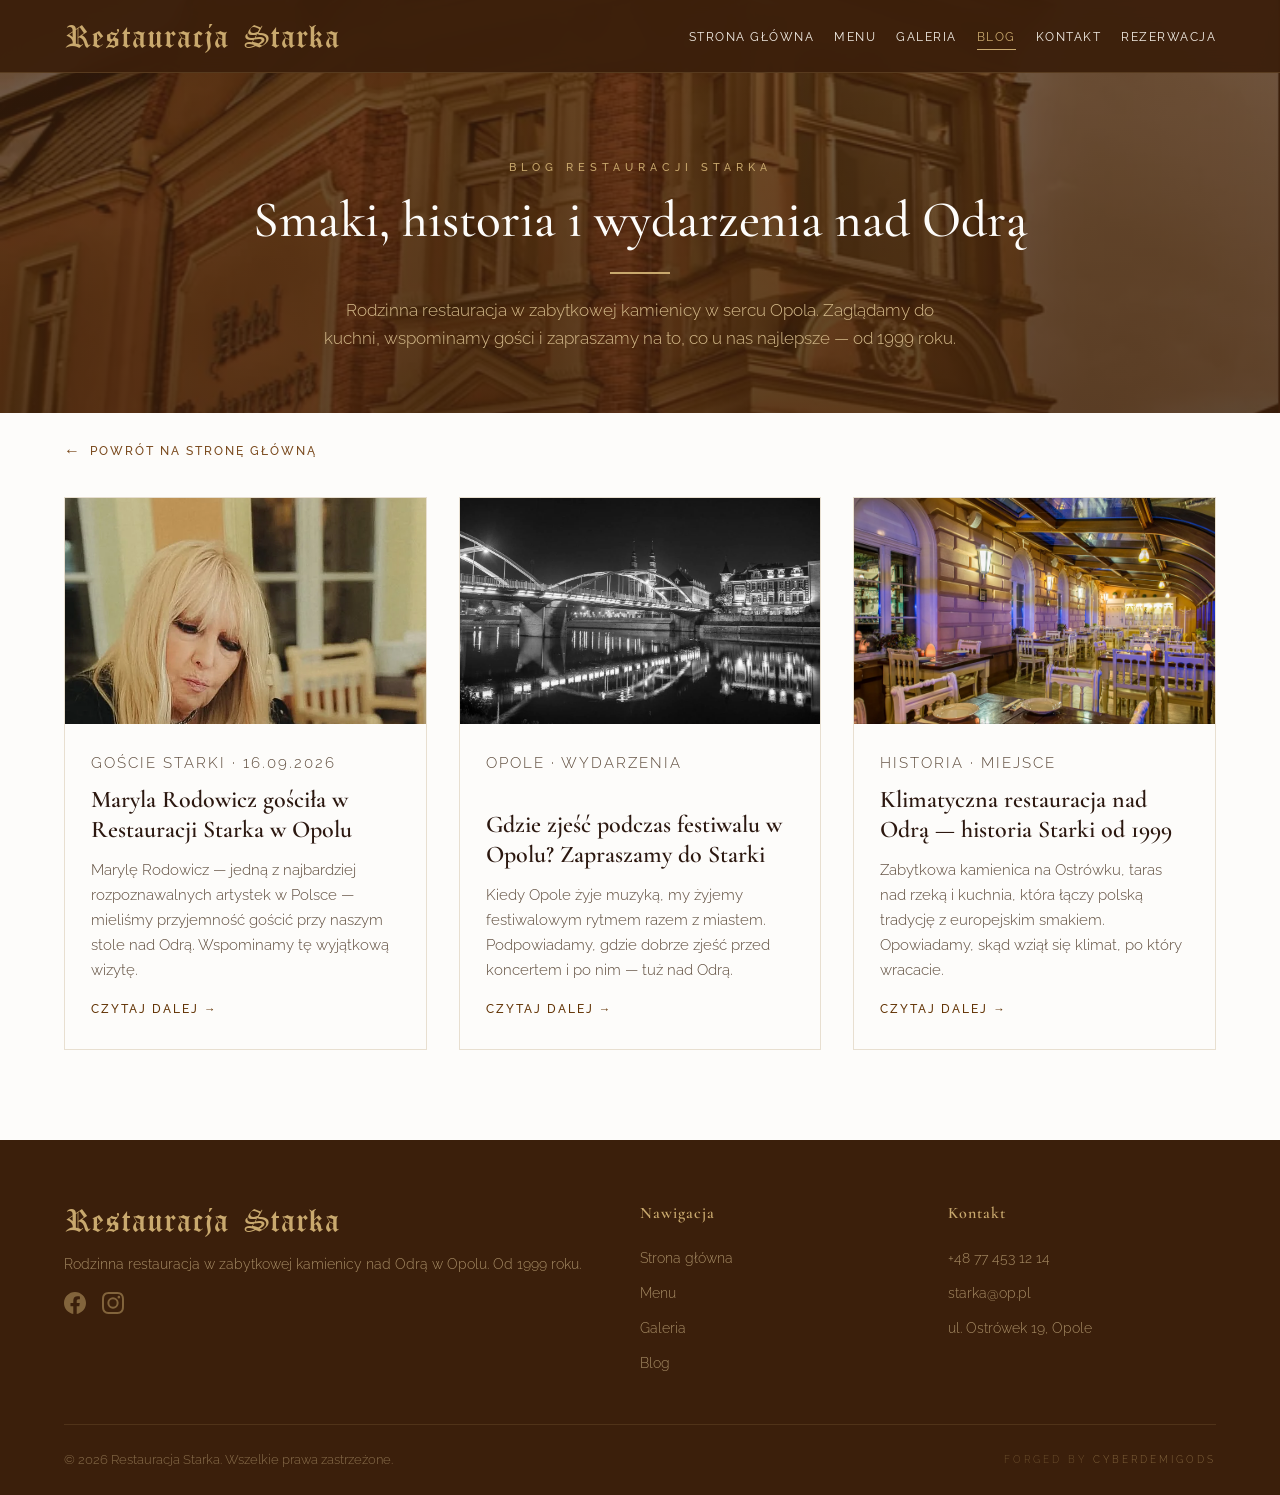
<file: blog/index.html>
<!DOCTYPE html>
<html lang="pl">
<head>
    <meta charset="UTF-8">
    <meta name="viewport" content="width=device-width, initial-scale=1.0">
    <title>Blog | Restauracja Starka Opole — smaki, historia i wydarzenia nad Odrą</title>
    <meta name="description" content="Blog Restauracji Starka w Opolu — kuchnia polska i europejska, historia zabytkowej kamienicy nad Odrą, wydarzenia, wesela i przyjęcia. Inspiracje prosto z Ostrówka 19.">
    <link rel="canonical" href="https://restauracjastarka.pl/blog/">

    <!-- Open Graph -->
    <meta property="og:type" content="website">
    <meta property="og:locale" content="pl_PL">
    <meta property="og:site_name" content="Restauracja Starka">
    <meta property="og:title" content="Blog | Restauracja Starka Opole">
    <meta property="og:description" content="Smaki, historia i wydarzenia w rodzinnej restauracji nad Odrą w Opolu. Od 1999 roku.">
    <meta property="og:url" content="https://restauracjastarka.pl/blog/">
    <meta property="og:image" content="https://restauracjastarka.pl/img/budynek.webp">

    <meta name="twitter:card" content="summary_large_image">
    <meta name="twitter:title" content="Blog | Restauracja Starka Opole">
    <meta name="twitter:description" content="Smaki, historia i wydarzenia w rodzinnej restauracji nad Odrą w Opolu.">
    <meta name="twitter:image" content="https://restauracjastarka.pl/img/budynek.webp">

    <link rel="icon" href="../favicon.svg" type="image/svg+xml">
    <link rel="icon" href="../favicon.ico" sizes="32x32">
    <link rel="apple-touch-icon" href="../apple-touch-icon.png">
    <link rel="preconnect" href="https://fonts.googleapis.com">
    <link rel="preconnect" href="https://fonts.gstatic.com" crossorigin>
    <link href="https://fonts.googleapis.com/css2?family=Cormorant+Garamond:ital,wght@0,300;0,400;0,500;0,600;0,700;1,400&family=Raleway:wght@300;400;500;600&display=swap" rel="stylesheet">
    <link rel="stylesheet" href="blog.css">

    <!-- Schema.org: Blog + Breadcrumb -->
    <script type="application/ld+json">
    {
      "@context": "https://schema.org",
      "@type": "Blog",
      "name": "Blog Restauracji Starka",
      "description": "Smaki, historia i wydarzenia w rodzinnej restauracji nad Odrą w Opolu.",
      "url": "https://restauracjastarka.pl/blog/",
      "inLanguage": "pl-PL",
      "publisher": {
        "@type": "Restaurant",
        "name": "Restauracja Starka",
        "url": "https://restauracjastarka.pl/",
        "address": {
          "@type": "PostalAddress",
          "streetAddress": "ul. Ostrówek 19",
          "addressLocality": "Opole",
          "postalCode": "45-076",
          "addressCountry": "PL"
        },
        "telephone": "+48774531214"
      }
    }
    </script>
    <script type="application/ld+json">
    {
      "@context": "https://schema.org",
      "@type": "BreadcrumbList",
      "itemListElement": [
        { "@type": "ListItem", "position": 1, "name": "Strona główna", "item": "https://restauracjastarka.pl/" },
        { "@type": "ListItem", "position": 2, "name": "Blog", "item": "https://restauracjastarka.pl/blog/" }
      ]
    }
    </script>
</head>
<body>

    <!-- HEADER -->
    <header class="site-header">
        <nav class="nav-inner">
            <a href="../index.html" class="logo">Restauracja Starka</a>
            <ul class="nav-links" id="navLinks">
                <li><a href="../index.html">Strona główna</a></li>
                <li><a href="../index.html#menu-page">Menu</a></li>
                <li><a href="../index.html#galeria">Galeria</a></li>
                <li><a href="index.html" class="active">Blog</a></li>
                <li><a href="../index.html#kontakt">Kontakt</a></li>
                <li><a href="../index.html#rezerwacja">Rezerwacja</a></li>
            </ul>
            <button class="mobile-toggle" onclick="document.getElementById('navLinks').classList.toggle('open')" aria-label="Menu">
                <span></span><span></span><span></span>
            </button>
        </nav>
    </header>

    <main class="blog-main">

        <!-- HERO -->
        <section class="blog-hero" style="background-image: linear-gradient(rgba(59,31,11,0.72), rgba(59,31,11,0.82)), url('../img/budynek.webp');">
            <div class="container">
                <p class="section-label">Blog Restauracji Starka</p>
                <h1>Smaki, historia i wydarzenia nad Odrą</h1>
                <div class="section-divider"></div>
                <p>Rodzinna restauracja w zabytkowej kamienicy w sercu Opola. Zaglądamy do kuchni, wspominamy gości i zapraszamy na to, co u nas najlepsze — od 1999 roku.</p>
            </div>
        </section>

        <!-- LISTA WPISÓW -->
        <div class="container">
            <a class="back-top" href="../index.html" style="margin-top:28px;"><span class="arrow">←</span> Powrót na stronę główną</a>
            <div class="blog-grid" style="padding-top:32px;">

                <article class="post-card">
                    <a class="post-card-media" href="maryla-rodowicz-w-restauracji-starka.html">
                        <img src="../img/blog/maryla-rodowicz.webp" alt="Maryla Rodowicz w Restauracji Starka w Opolu" loading="lazy" width="640" height="640">
                    </a>
                    <div class="post-card-body">
                        <p class="post-card-meta">Goście Starki &middot; 16.09.2026</p>
                        <h2><a href="maryla-rodowicz-w-restauracji-starka.html" style="color:inherit;">Maryla Rodowicz gościła w Restauracji Starka w Opolu</a></h2>
                        <p>Marylę Rodowicz — jedną z najbardziej rozpoznawalnych artystek w Polsce — mieliśmy przyjemność gościć przy naszym stole nad Odrą. Wspominamy tę wyjątkową wizytę.</p>
                        <span class="post-card-link">Czytaj dalej →</span>
                    </div>
                </article>

                <article class="post-card">
                    <a class="post-card-media" href="restauracja-podczas-festiwalu-w-opolu.html">
                        <img src="../img/gallery/fb-03.webp" alt="Opole nocą — most nad Odrą w sąsiedztwie Restauracji Starka" loading="lazy" width="1200" height="675">
                    </a>
                    <div class="post-card-body">
                        <p class="post-card-meta">Opole &middot; Wydarzenia</p>
                        <h2><a href="restauracja-podczas-festiwalu-w-opolu.html" style="color:inherit;">Gdzie zjeść podczas festiwalu w Opolu? Zapraszamy do Starki</a></h2>
                        <p>Kiedy Opole żyje muzyką, my żyjemy festiwalowym rytmem razem z miastem. Podpowiadamy, gdzie dobrze zjeść przed koncertem i po nim — tuż nad Odrą.</p>
                        <span class="post-card-link">Czytaj dalej →</span>
                    </div>
                </article>

                <article class="post-card">
                    <a class="post-card-media" href="klimatyczna-restauracja-nad-odra-opole.html">
                        <img src="../img/taras.webp" alt="Taras Restauracji Starka nad Odrą w Opolu" loading="lazy" width="640" height="400">
                    </a>
                    <div class="post-card-body">
                        <p class="post-card-meta">Historia &middot; Miejsce</p>
                        <h2><a href="klimatyczna-restauracja-nad-odra-opole.html" style="color:inherit;">Klimatyczna restauracja nad Odrą — historia Starki od 1999</a></h2>
                        <p>Zabytkowa kamienica na Ostrówku, taras nad rzeką i kuchnia, która łączy polską tradycję z europejskim smakiem. Opowiadamy, skąd wziął się klimat, po który wracacie.</p>
                        <span class="post-card-link">Czytaj dalej →</span>
                    </div>
                </article>

                <!-- Kolejne wpisy dodajemy tutaj jako <article class="post-card"> -->

            </div>
        </div>

    </main>

    <!-- FOOTER -->
    <footer class="site-footer">
        <div class="container">
            <div class="footer-grid">
                <div class="footer-brand">
                    <div class="logo">Restauracja Starka</div>
                    <p class="footer-desc">Rodzinna restauracja w zabytkowej kamienicy nad Odrą w Opolu. Od 1999 roku.</p>
                    <div class="footer-social">
                        <a href="https://www.facebook.com/starkaopole" target="_blank" rel="noopener" aria-label="Facebook">
                            <svg width="22" height="22" viewBox="0 0 24 24" fill="currentColor"><path d="M24 12.073c0-6.627-5.373-12-12-12s-12 5.373-12 12c0 5.99 4.388 10.954 10.125 11.854v-8.385H7.078v-3.47h3.047V9.43c0-3.007 1.792-4.669 4.533-4.669 1.312 0 2.686.235 2.686.235v2.953H15.83c-1.491 0-1.956.925-1.956 1.874v2.25h3.328l-.532 3.47h-2.796v8.385C19.612 23.027 24 18.062 24 12.073z"/></svg>
                        </a>
                        <a href="https://www.instagram.com/restauracjastarka/" target="_blank" rel="noopener" aria-label="Instagram">
                            <svg width="22" height="22" viewBox="0 0 24 24" fill="currentColor"><path d="M12 2.163c3.204 0 3.584.012 4.85.07 3.252.148 4.771 1.691 4.919 4.919.058 1.265.069 1.645.069 4.849 0 3.205-.012 3.584-.069 4.849-.149 3.225-1.664 4.771-4.919 4.919-1.266.058-1.644.07-4.85.07-3.204 0-3.584-.012-4.849-.07-3.26-.149-4.771-1.699-4.919-4.92-.058-1.265-.07-1.644-.07-4.849 0-3.204.013-3.583.07-4.849.149-3.227 1.664-4.771 4.919-4.919 1.266-.057 1.645-.069 4.849-.069zM12 0C8.741 0 8.333.014 7.053.072 2.695.272.273 2.69.073 7.052.014 8.333 0 8.741 0 12c0 3.259.014 3.668.072 4.948.2 4.358 2.618 6.78 6.98 6.98C8.333 23.986 8.741 24 12 24c3.259 0 3.668-.014 4.948-.072 4.354-.2 6.782-2.618 6.979-6.98.059-1.28.073-1.689.073-4.948 0-3.259-.014-3.667-.072-4.947-.196-4.354-2.617-6.78-6.979-6.98C15.668.014 15.259 0 12 0zm0 5.838a6.162 6.162 0 100 12.324 6.162 6.162 0 000-12.324zM12 16a4 4 0 110-8 4 4 0 010 8zm6.406-11.845a1.44 1.44 0 100 2.881 1.44 1.44 0 000-2.881z"/></svg>
                        </a>
                    </div>
                </div>
                <div>
                    <h4 class="footer-heading">Nawigacja</h4>
                    <ul class="footer-links">
                        <li><a href="../index.html">Strona główna</a></li>
                        <li><a href="../index.html#menu-page">Menu</a></li>
                        <li><a href="../index.html#galeria">Galeria</a></li>
                        <li><a href="index.html">Blog</a></li>
                    </ul>
                </div>
                <div>
                    <h4 class="footer-heading">Kontakt</h4>
                    <ul class="footer-links">
                        <li><a href="tel:+48774531214">+48 77 453 12 14</a></li>
                        <li><a href="mailto:starka@op.pl">starka@op.pl</a></li>
                        <li><a href="../index.html#kontakt">ul. Ostrówek 19, Opole</a></li>
                    </ul>
                </div>
            </div>
            <div class="footer-bottom">
                <span class="footer-copy">&copy; 2026 Restauracja Starka. Wszelkie prawa zastrzeżone.</span>
                <span class="footer-forged">Forged by <a href="https://cyberdemigods.com" target="_blank" rel="noopener">CyberDemigods</a></span>
            </div>
        </div>
    </footer>

    <button class="scroll-top" id="scrollTop" onclick="window.scrollTo({top:0,behavior:'smooth'})" aria-label="Przewiń do góry">&#8593;</button>

    <script>
        var st = document.getElementById('scrollTop');
        window.addEventListener('scroll', function() {
            if (window.scrollY > 400) st.classList.add('visible');
            else st.classList.remove('visible');
        });
    </script>
</body>
</html>
</file>
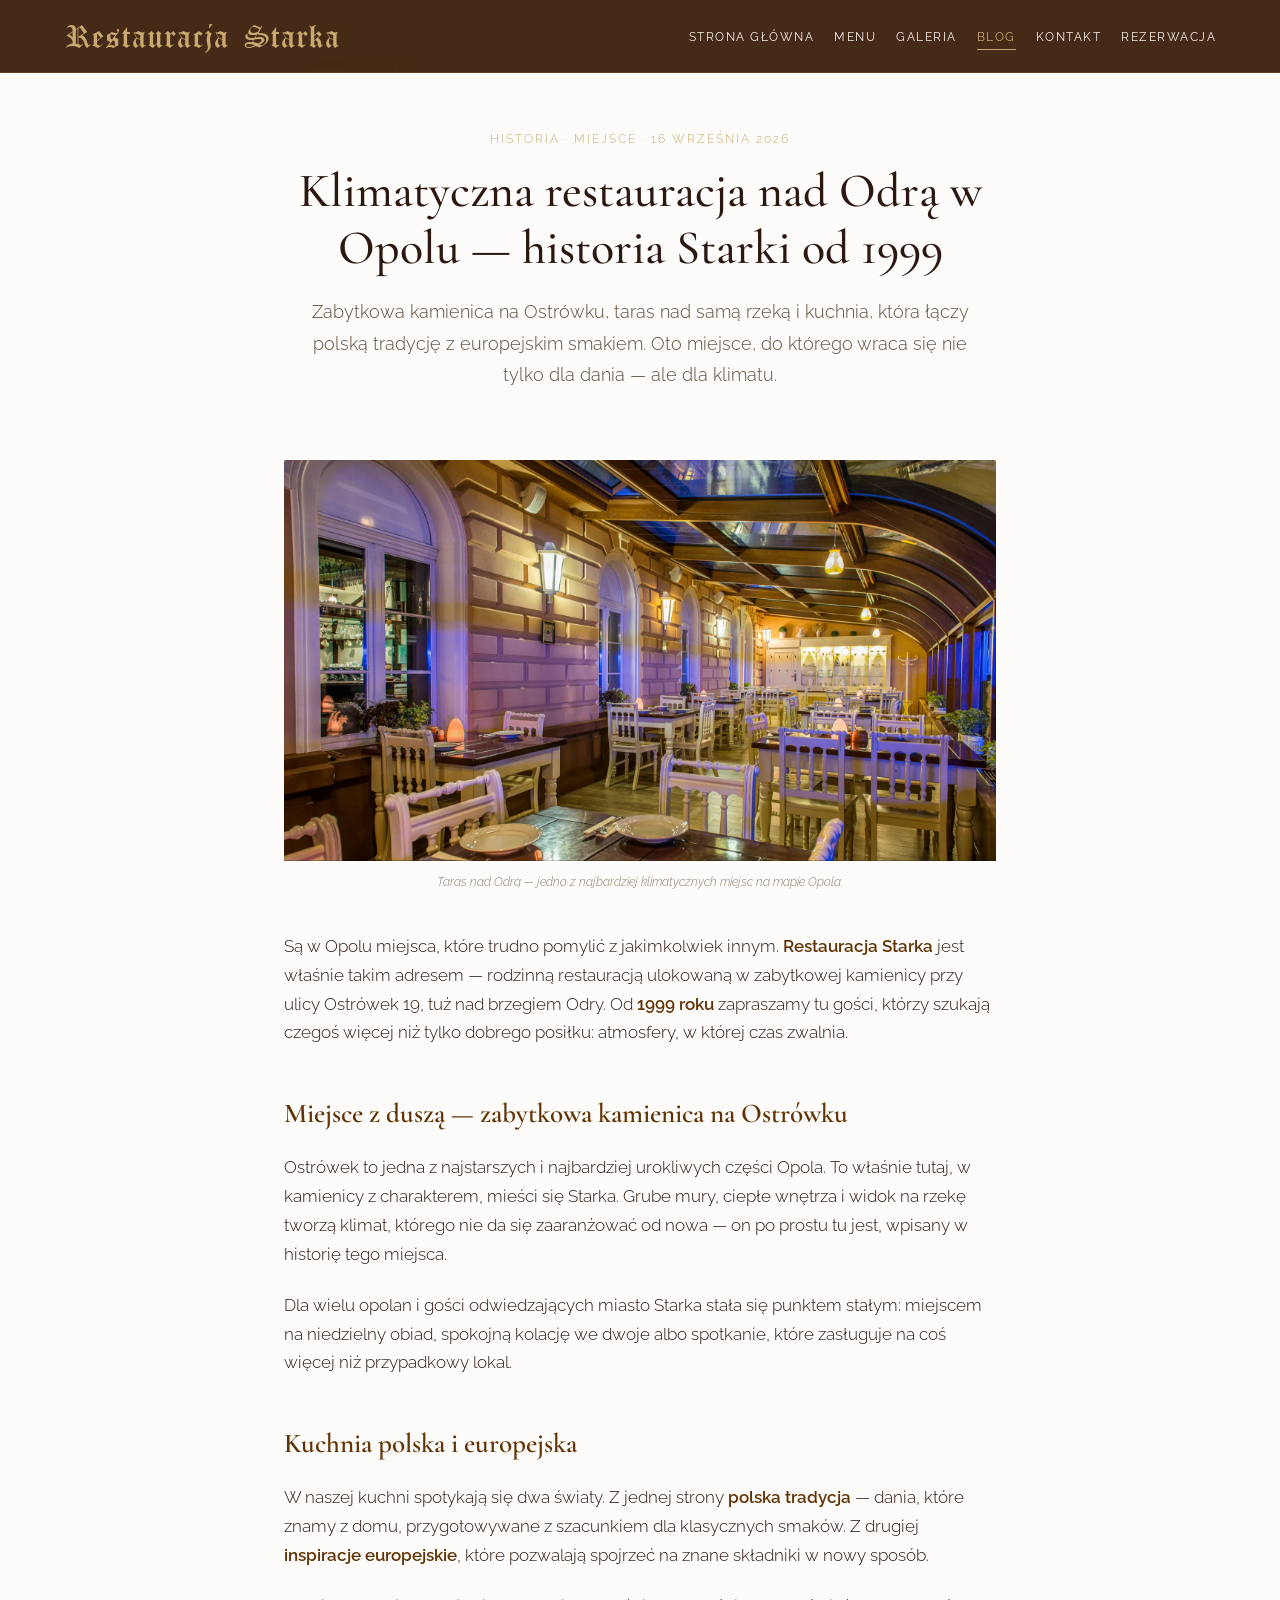
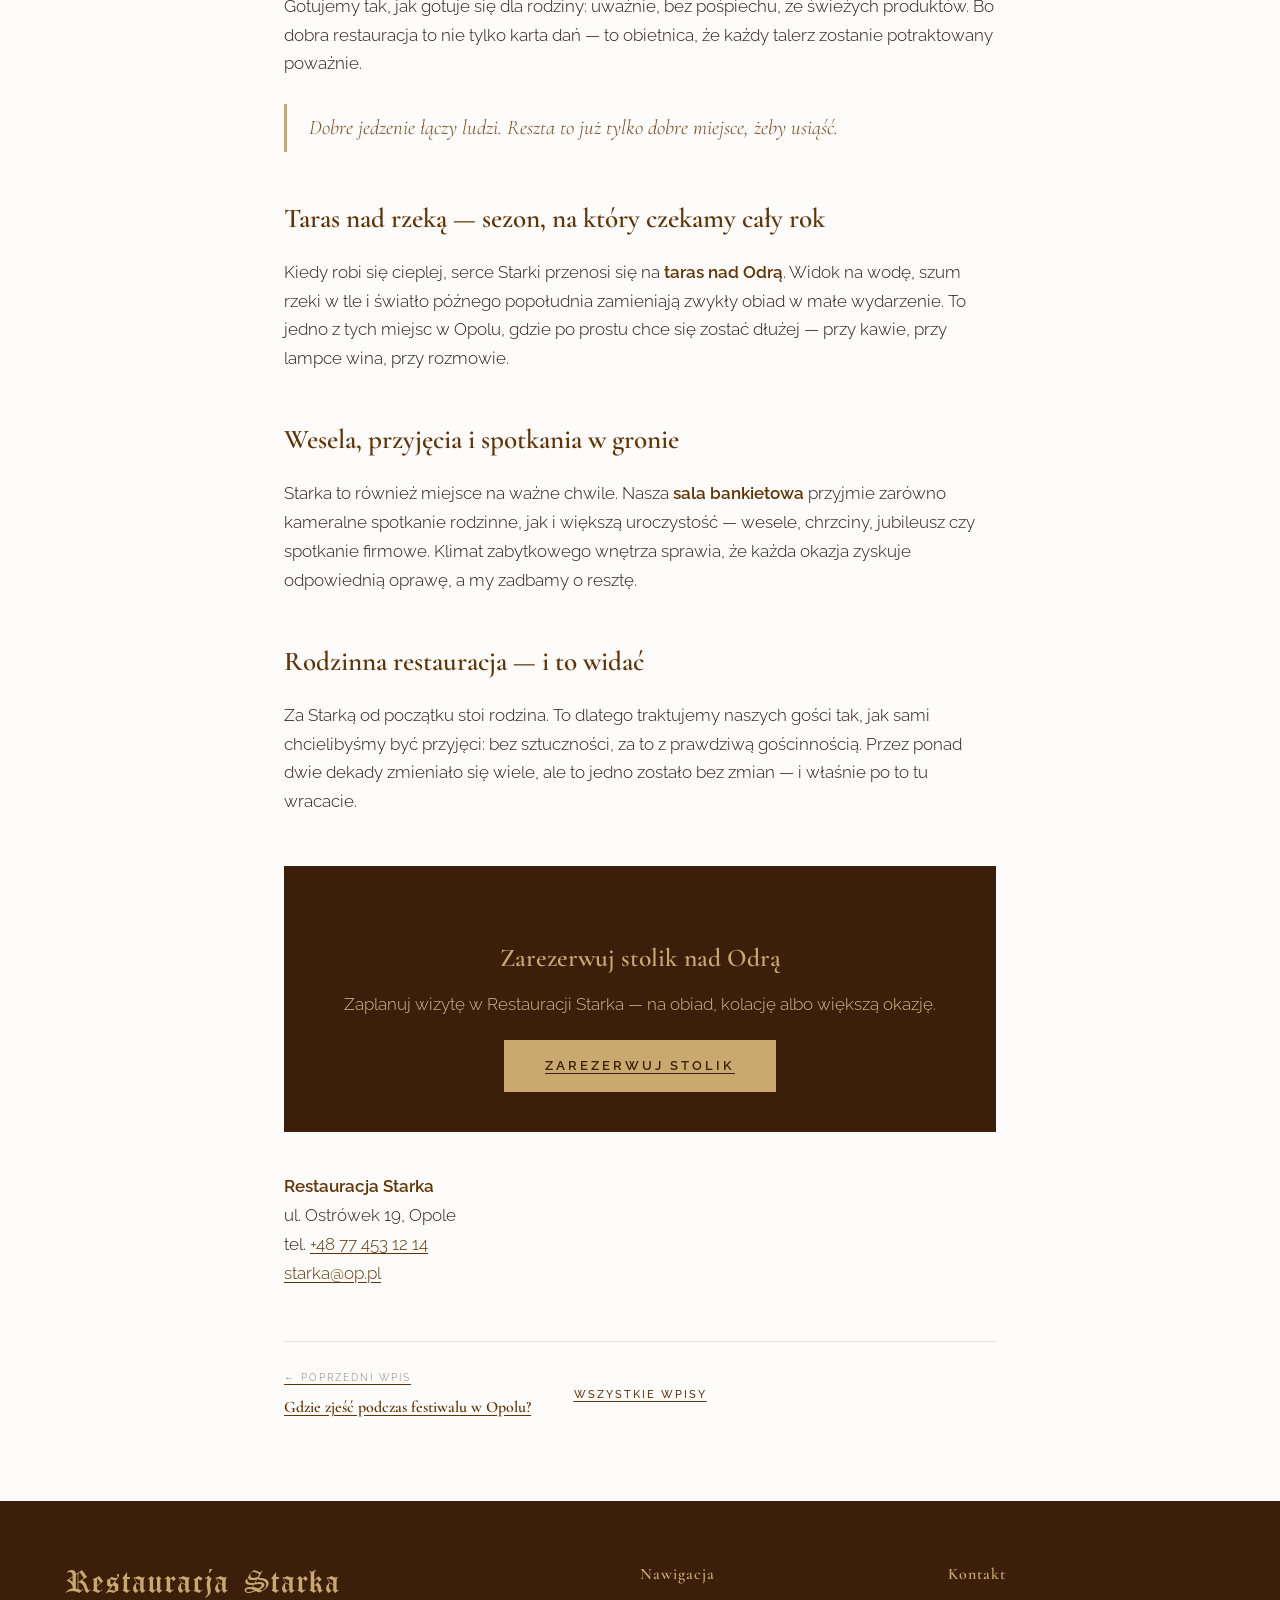
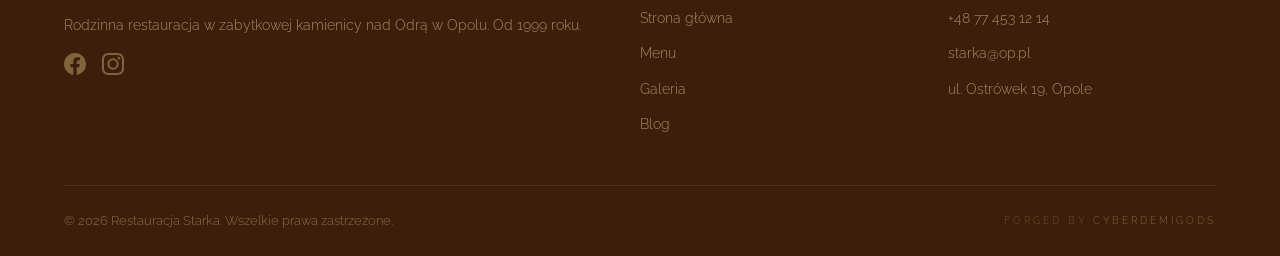
<file: blog/klimatyczna-restauracja-nad-odra-opole.html>
<!DOCTYPE html>
<html lang="pl">
<head>
    <meta charset="UTF-8">
    <meta name="viewport" content="width=device-width, initial-scale=1.0">
    <title>Klimatyczna restauracja nad Odrą w Opolu — historia Starki od 1999 | Restauracja Starka</title>
    <meta name="description" content="Restauracja Starka to klimatyczna, rodzinna restauracja w zabytkowej kamienicy nad Odrą w Opolu. Poznaj historię od 1999 roku, kuchnię polską i europejską oraz taras nad rzeką.">
    <link rel="canonical" href="https://restauracjastarka.pl/blog/klimatyczna-restauracja-nad-odra-opole.html">

    <!-- Open Graph -->
    <meta property="og:type" content="article">
    <meta property="og:locale" content="pl_PL">
    <meta property="og:site_name" content="Restauracja Starka">
    <meta property="og:title" content="Klimatyczna restauracja nad Odrą w Opolu — historia Starki od 1999">
    <meta property="og:description" content="Zabytkowa kamienica na Ostrówku, taras nad rzeką i kuchnia łącząca polską tradycję z europejskim smakiem. Poznaj historię Restauracji Starka.">
    <meta property="og:url" content="https://restauracjastarka.pl/blog/klimatyczna-restauracja-nad-odra-opole.html">
    <meta property="og:image" content="https://restauracjastarka.pl/img/taras.webp">
    <meta property="article:published_time" content="2026-09-16">

    <meta name="twitter:card" content="summary_large_image">
    <meta name="twitter:title" content="Klimatyczna restauracja nad Odrą w Opolu — historia Starki od 1999">
    <meta name="twitter:description" content="Zabytkowa kamienica na Ostrówku, taras nad rzeką i kuchnia polsko-europejska.">
    <meta name="twitter:image" content="https://restauracjastarka.pl/img/taras.webp">

    <link rel="icon" href="../favicon.svg" type="image/svg+xml">
    <link rel="icon" href="../favicon.ico" sizes="32x32">
    <link rel="apple-touch-icon" href="../apple-touch-icon.png">
    <link rel="preconnect" href="https://fonts.googleapis.com">
    <link rel="preconnect" href="https://fonts.gstatic.com" crossorigin>
    <link href="https://fonts.googleapis.com/css2?family=Cormorant+Garamond:ital,wght@0,300;0,400;0,500;0,600;0,700;1,400&family=Raleway:wght@300;400;500;600&display=swap" rel="stylesheet">
    <link rel="stylesheet" href="blog.css">

    <!-- Schema.org: Article + Breadcrumb -->
    <script type="application/ld+json">
    {
      "@context": "https://schema.org",
      "@type": "Article",
      "headline": "Klimatyczna restauracja nad Odrą w Opolu — historia Starki od 1999",
      "description": "Historia Restauracji Starka — zabytkowa kamienica nad Odrą w Opolu, kuchnia polska i europejska, taras nad rzeką i sala na przyjęcia.",
      "image": "https://restauracjastarka.pl/img/taras.webp",
      "datePublished": "2026-09-16",
      "dateModified": "2026-09-16",
      "inLanguage": "pl-PL",
      "author": { "@type": "Organization", "name": "Restauracja Starka" },
      "publisher": {
        "@type": "Organization",
        "name": "Restauracja Starka",
        "logo": { "@type": "ImageObject", "url": "https://restauracjastarka.pl/apple-touch-icon.png" }
      },
      "mainEntityOfPage": { "@type": "WebPage", "@id": "https://restauracjastarka.pl/blog/klimatyczna-restauracja-nad-odra-opole.html" }
    }
    </script>
    <script type="application/ld+json">
    {
      "@context": "https://schema.org",
      "@type": "BreadcrumbList",
      "itemListElement": [
        { "@type": "ListItem", "position": 1, "name": "Strona główna", "item": "https://restauracjastarka.pl/" },
        { "@type": "ListItem", "position": 2, "name": "Blog", "item": "https://restauracjastarka.pl/blog/" },
        { "@type": "ListItem", "position": 3, "name": "Klimatyczna restauracja nad Odrą w Opolu", "item": "https://restauracjastarka.pl/blog/klimatyczna-restauracja-nad-odra-opole.html" }
      ]
    }
    </script>
</head>
<body>

    <!-- HEADER -->
    <header class="site-header">
        <nav class="nav-inner">
            <a href="../index.html" class="logo">Restauracja Starka</a>
            <ul class="nav-links" id="navLinks">
                <li><a href="../index.html">Strona główna</a></li>
                <li><a href="../index.html#menu-page">Menu</a></li>
                <li><a href="../index.html#galeria">Galeria</a></li>
                <li><a href="index.html" class="active">Blog</a></li>
                <li><a href="../index.html#kontakt">Kontakt</a></li>
                <li><a href="../index.html#rezerwacja">Rezerwacja</a></li>
            </ul>
            <button class="mobile-toggle" onclick="document.getElementById('navLinks').classList.toggle('open')" aria-label="Menu">
                <span></span><span></span><span></span>
            </button>
        </nav>
    </header>

    <main class="blog-main">
        <div class="container-narrow">

            <nav class="breadcrumb">
                <a href="../index.html">Strona główna</a> &nbsp;/&nbsp;
                <a href="index.html">Blog</a> &nbsp;/&nbsp;
                <span>Klimatyczna restauracja nad Odrą</span>
            </nav>

            <a class="back-top" href="index.html"><span class="arrow">←</span> Wróć na blog</a>

            <div class="article-wrap">
                <header class="article-header">
                    <p class="article-meta">Historia &middot; Miejsce &middot; 16 września 2026</p>
                    <h1>Klimatyczna restauracja nad Odrą w Opolu — historia Starki od 1999</h1>
                    <p class="article-lead">Zabytkowa kamienica na Ostrówku, taras nad samą rzeką i kuchnia, która łączy polską tradycję z europejskim smakiem. Oto miejsce, do którego wraca się nie tylko dla dania — ale dla klimatu.</p>
                </header>

                <figure class="article-cover">
                    <img src="../img/taras.webp" alt="Taras Restauracji Starka nad Odrą w Opolu o zachodzie słońca" width="760" height="460">
                    <figcaption>Taras nad Odrą — jedno z najbardziej klimatycznych miejsc na mapie Opola.</figcaption>
                </figure>

                <div class="article-body">
                    <p>Są w Opolu miejsca, które trudno pomylić z jakimkolwiek innym. <strong>Restauracja Starka</strong> jest właśnie takim adresem — rodzinną restauracją ulokowaną w zabytkowej kamienicy przy ulicy Ostrówek 19, tuż nad brzegiem Odry. Od <strong>1999 roku</strong> zapraszamy tu gości, którzy szukają czegoś więcej niż tylko dobrego posiłku: atmosfery, w której czas zwalnia.</p>

                    <h2>Miejsce z duszą — zabytkowa kamienica na Ostrówku</h2>
                    <p>Ostrówek to jedna z najstarszych i najbardziej urokliwych części Opola. To właśnie tutaj, w kamienicy z charakterem, mieści się Starka. Grube mury, ciepłe wnętrza i widok na rzekę tworzą klimat, którego nie da się zaaranżować od nowa — on po prostu tu jest, wpisany w historię tego miejsca.</p>
                    <p>Dla wielu opolan i gości odwiedzających miasto Starka stała się punktem stałym: miejscem na niedzielny obiad, spokojną kolację we dwoje albo spotkanie, które zasługuje na coś więcej niż przypadkowy lokal.</p>

                    <h2>Kuchnia polska i europejska</h2>
                    <p>W naszej kuchni spotykają się dwa światy. Z jednej strony <strong>polska tradycja</strong> — dania, które znamy z domu, przygotowywane z szacunkiem dla klasycznych smaków. Z drugiej <strong>inspiracje europejskie</strong>, które pozwalają spojrzeć na znane składniki w nowy sposób.</p>
                    <p>Gotujemy tak, jak gotuje się dla rodziny: uważnie, bez pośpiechu, ze świeżych produktów. Bo dobra restauracja to nie tylko karta dań — to obietnica, że każdy talerz zostanie potraktowany poważnie.</p>

                    <blockquote>Dobre jedzenie łączy ludzi. Reszta to już tylko dobre miejsce, żeby usiąść.</blockquote>

                    <h2>Taras nad rzeką — sezon, na który czekamy cały rok</h2>
                    <p>Kiedy robi się cieplej, serce Starki przenosi się na <strong>taras nad Odrą</strong>. Widok na wodę, szum rzeki w tle i światło późnego popołudnia zamieniają zwykły obiad w małe wydarzenie. To jedno z tych miejsc w Opolu, gdzie po prostu chce się zostać dłużej — przy kawie, przy lampce wina, przy rozmowie.</p>

                    <h2>Wesela, przyjęcia i spotkania w gronie</h2>
                    <p>Starka to również miejsce na ważne chwile. Nasza <strong>sala bankietowa</strong> przyjmie zarówno kameralne spotkanie rodzinne, jak i większą uroczystość — wesele, chrzciny, jubileusz czy spotkanie firmowe. Klimat zabytkowego wnętrza sprawia, że każda okazja zyskuje odpowiednią oprawę, a my zadbamy o resztę.</p>

                    <h2>Rodzinna restauracja — i to widać</h2>
                    <p>Za Starką od początku stoi rodzina. To dlatego traktujemy naszych gości tak, jak sami chcielibyśmy być przyjęci: bez sztuczności, za to z prawdziwą gościnnością. Przez ponad dwie dekady zmieniało się wiele, ale to jedno zostało bez zmian — i właśnie po to tu wracacie.</p>

                    <div class="cta-box">
                        <h3>Zarezerwuj stolik nad Odrą</h3>
                        <p>Zaplanuj wizytę w Restauracji Starka — na obiad, kolację albo większą okazję.</p>
                        <a class="btn" href="../index.html#rezerwacja">Zarezerwuj stolik</a>
                    </div>

                    <p style="margin-top:40px;"><strong>Restauracja Starka</strong><br>
                    ul. Ostrówek 19, Opole<br>
                    tel. <a href="tel:+48774531214">+48 77 453 12 14</a><br>
                    <a href="mailto:starka@op.pl">starka@op.pl</a></p>

                    <nav class="post-nav">
                        <a class="post-nav-prev" href="restauracja-podczas-festiwalu-w-opolu.html">
                            <span class="post-nav-label">← Poprzedni wpis</span>
                            <strong>Gdzie zjeść podczas festiwalu w Opolu?</strong>
                        </a>
                        <a class="post-nav-all" href="index.html">Wszystkie wpisy</a>
                        <span class="post-nav-next"></span>
                    </nav>
                </div>
            </div>

        </div>
    </main>

    <!-- FOOTER -->
    <footer class="site-footer">
        <div class="container">
            <div class="footer-grid">
                <div class="footer-brand">
                    <div class="logo">Restauracja Starka</div>
                    <p class="footer-desc">Rodzinna restauracja w zabytkowej kamienicy nad Odrą w Opolu. Od 1999 roku.</p>
                    <div class="footer-social">
                        <a href="https://www.facebook.com/starkaopole" target="_blank" rel="noopener" aria-label="Facebook">
                            <svg width="22" height="22" viewBox="0 0 24 24" fill="currentColor"><path d="M24 12.073c0-6.627-5.373-12-12-12s-12 5.373-12 12c0 5.99 4.388 10.954 10.125 11.854v-8.385H7.078v-3.47h3.047V9.43c0-3.007 1.792-4.669 4.533-4.669 1.312 0 2.686.235 2.686.235v2.953H15.83c-1.491 0-1.956.925-1.956 1.874v2.25h3.328l-.532 3.47h-2.796v8.385C19.612 23.027 24 18.062 24 12.073z"/></svg>
                        </a>
                        <a href="https://www.instagram.com/restauracjastarka/" target="_blank" rel="noopener" aria-label="Instagram">
                            <svg width="22" height="22" viewBox="0 0 24 24" fill="currentColor"><path d="M12 2.163c3.204 0 3.584.012 4.85.07 3.252.148 4.771 1.691 4.919 4.919.058 1.265.069 1.645.069 4.849 0 3.205-.012 3.584-.069 4.849-.149 3.225-1.664 4.771-4.919 4.919-1.266.058-1.644.07-4.85.07-3.204 0-3.584-.012-4.849-.07-3.26-.149-4.771-1.699-4.919-4.92-.058-1.265-.07-1.644-.07-4.849 0-3.204.013-3.583.07-4.849.149-3.227 1.664-4.771 4.919-4.919 1.266-.057 1.645-.069 4.849-.069zM12 0C8.741 0 8.333.014 7.053.072 2.695.272.273 2.69.073 7.052.014 8.333 0 8.741 0 12c0 3.259.014 3.668.072 4.948.2 4.358 2.618 6.78 6.98 6.98C8.333 23.986 8.741 24 12 24c3.259 0 3.668-.014 4.948-.072 4.354-.2 6.782-2.618 6.979-6.98.059-1.28.073-1.689.073-4.948 0-3.259-.014-3.667-.072-4.947-.196-4.354-2.617-6.78-6.979-6.98C15.668.014 15.259 0 12 0zm0 5.838a6.162 6.162 0 100 12.324 6.162 6.162 0 000-12.324zM12 16a4 4 0 110-8 4 4 0 010 8zm6.406-11.845a1.44 1.44 0 100 2.881 1.44 1.44 0 000-2.881z"/></svg>
                        </a>
                    </div>
                </div>
                <div>
                    <h4 class="footer-heading">Nawigacja</h4>
                    <ul class="footer-links">
                        <li><a href="../index.html">Strona główna</a></li>
                        <li><a href="../index.html#menu-page">Menu</a></li>
                        <li><a href="../index.html#galeria">Galeria</a></li>
                        <li><a href="index.html">Blog</a></li>
                    </ul>
                </div>
                <div>
                    <h4 class="footer-heading">Kontakt</h4>
                    <ul class="footer-links">
                        <li><a href="tel:+48774531214">+48 77 453 12 14</a></li>
                        <li><a href="mailto:starka@op.pl">starka@op.pl</a></li>
                        <li><a href="../index.html#kontakt">ul. Ostrówek 19, Opole</a></li>
                    </ul>
                </div>
            </div>
            <div class="footer-bottom">
                <span class="footer-copy">&copy; 2026 Restauracja Starka. Wszelkie prawa zastrzeżone.</span>
                <span class="footer-forged">Forged by <a href="https://cyberdemigods.com" target="_blank" rel="noopener">CyberDemigods</a></span>
            </div>
        </div>
    </footer>

    <button class="scroll-top" id="scrollTop" onclick="window.scrollTo({top:0,behavior:'smooth'})" aria-label="Przewiń do góry">&#8593;</button>

    <script>
        var st = document.getElementById('scrollTop');
        window.addEventListener('scroll', function() {
            if (window.scrollY > 400) st.classList.add('visible');
            else st.classList.remove('visible');
        });
    </script>
</body>
</html>
</file>
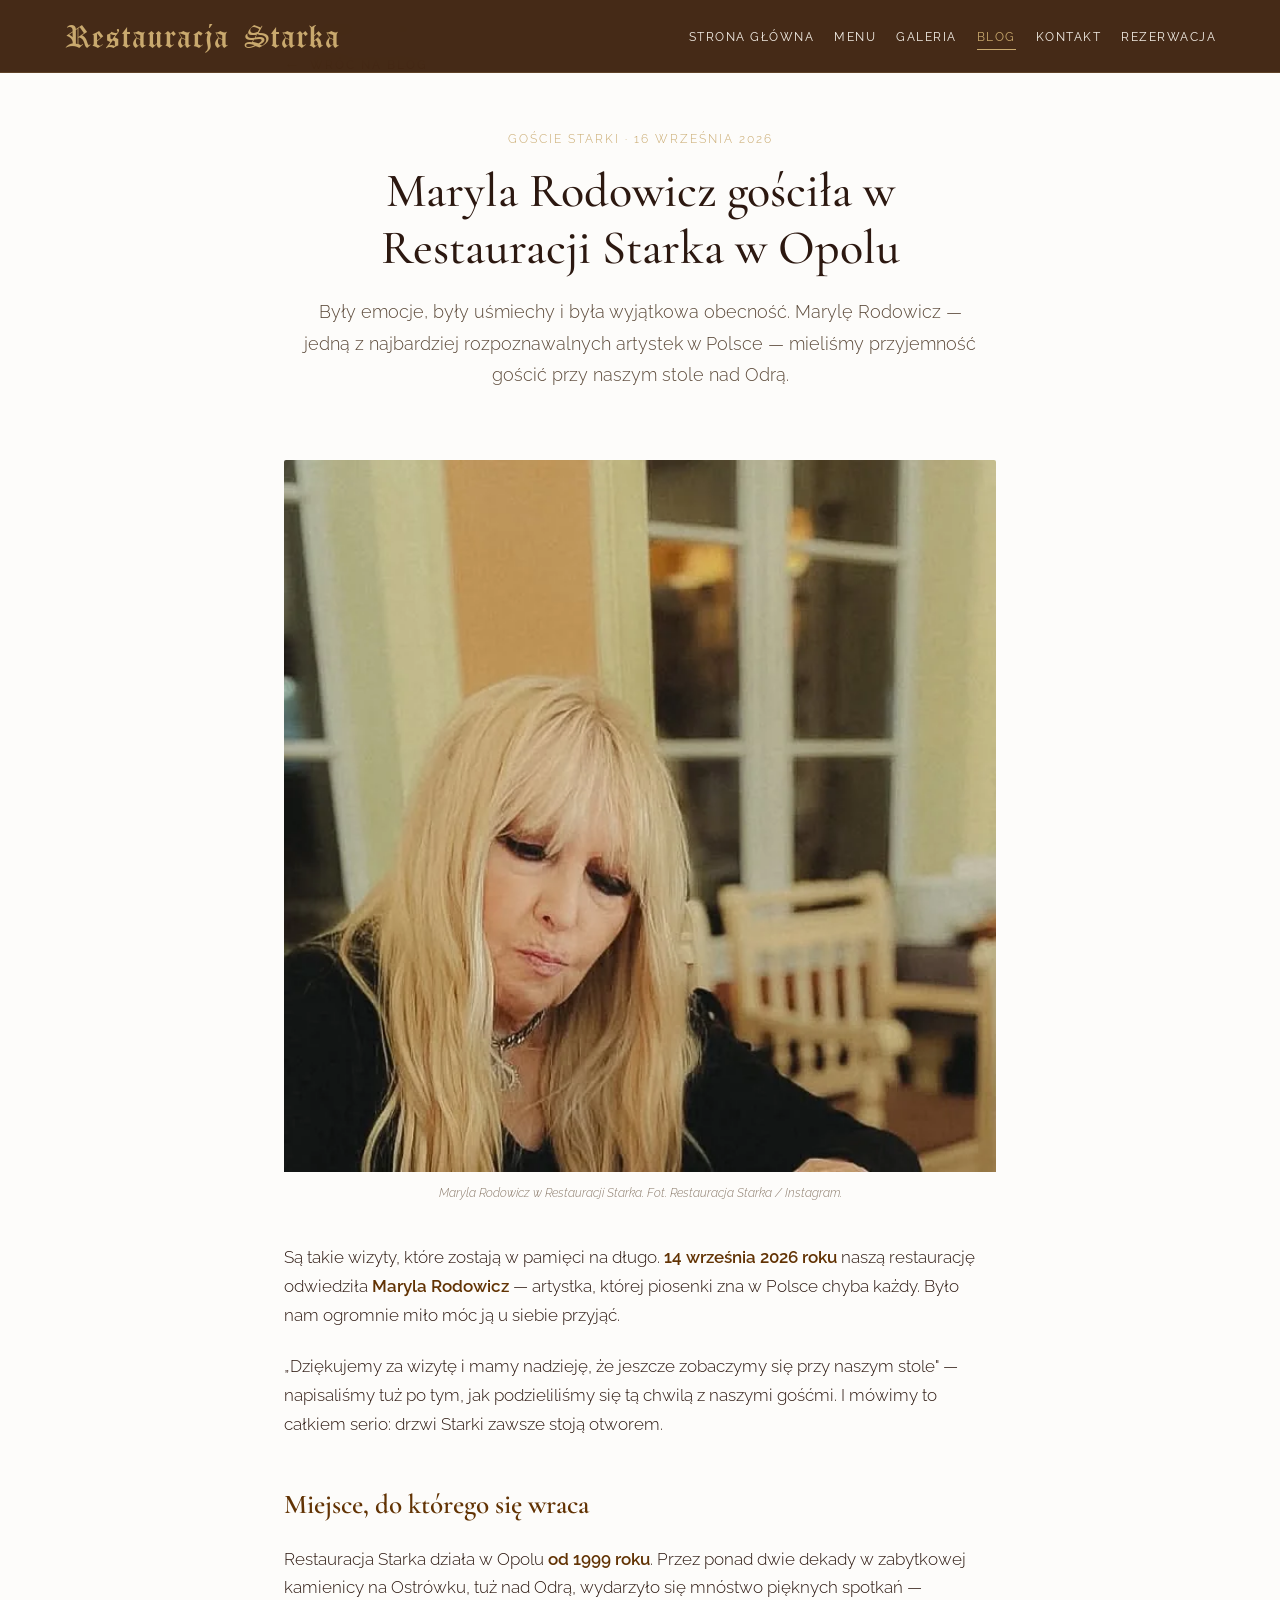
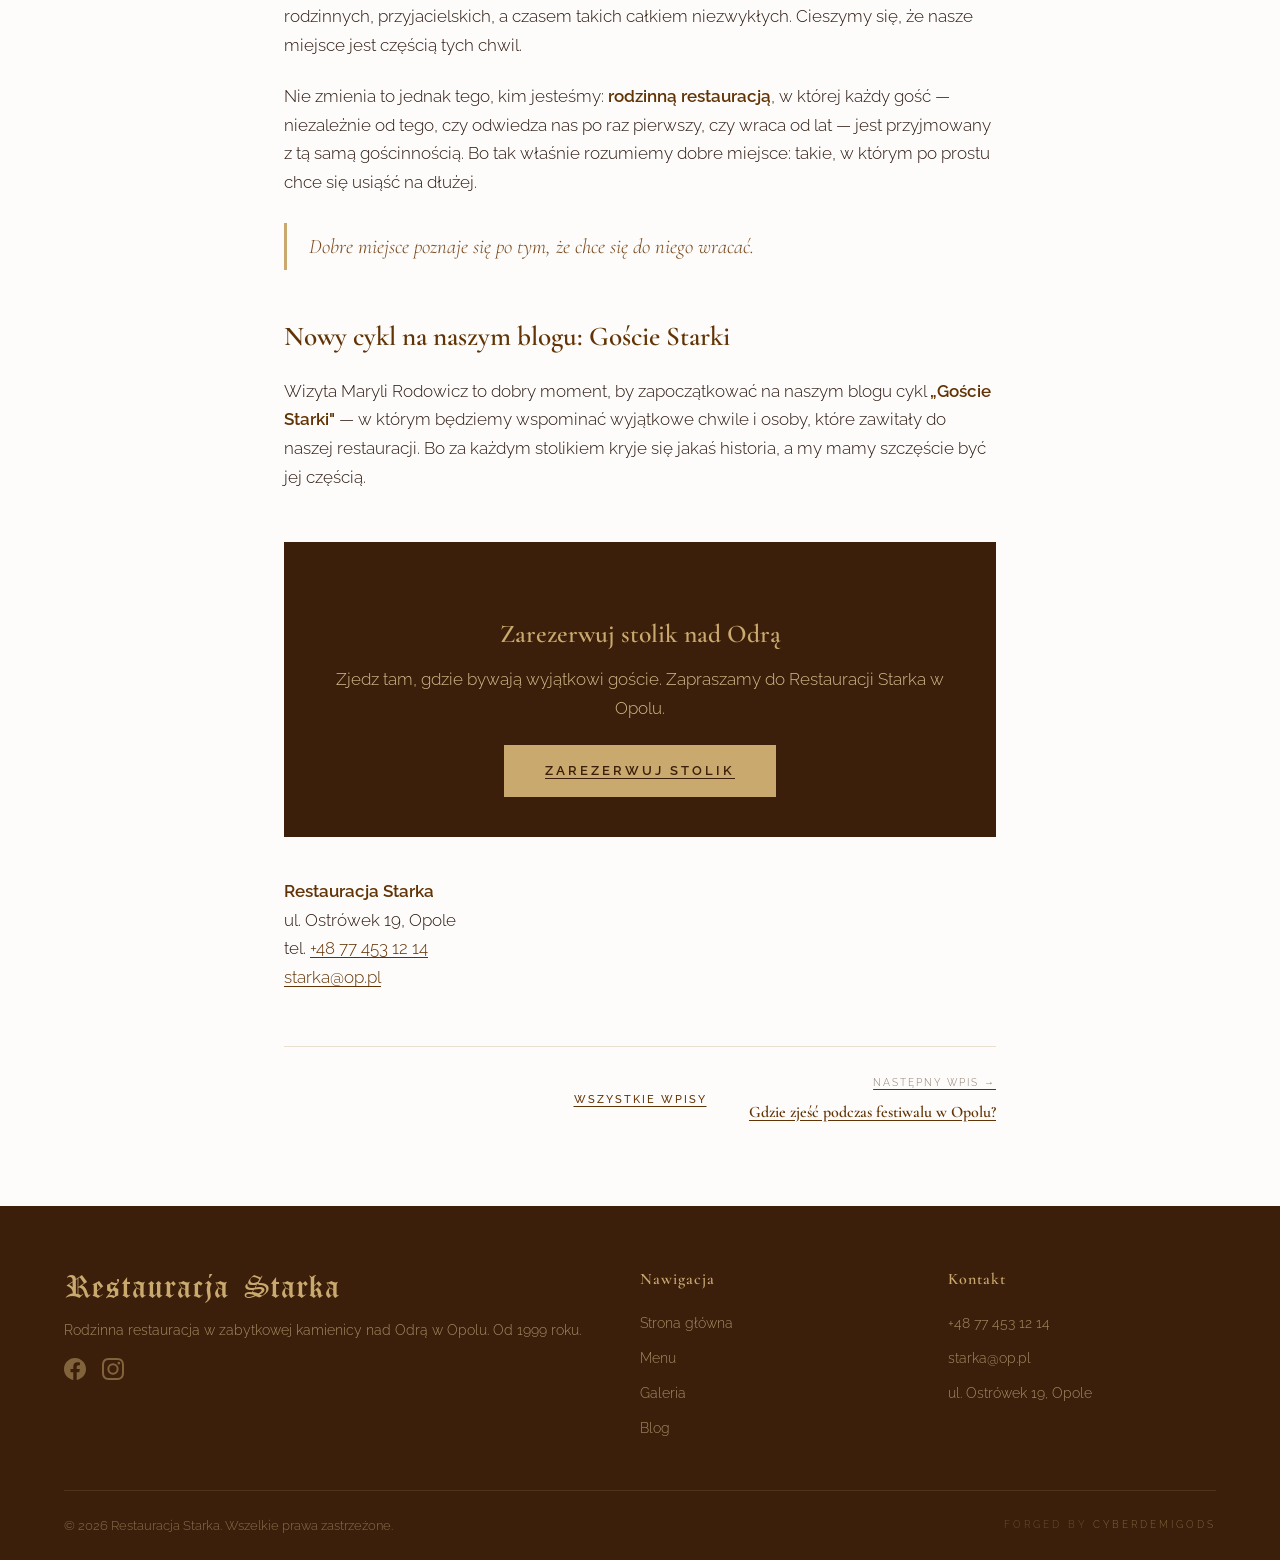
<file: blog/maryla-rodowicz-w-restauracji-starka.html>
<!DOCTYPE html>
<html lang="pl">
<head>
    <meta charset="UTF-8">
    <meta name="viewport" content="width=device-width, initial-scale=1.0">
    <title>Maryla Rodowicz gościła w Restauracji Starka w Opolu | Restauracja Starka</title>
    <meta name="description" content="Maryla Rodowicz odwiedziła Restaurację Starka w Opolu. Wspominamy tę wyjątkową wizytę w naszej rodzinnej restauracji nad Odrą — miejscu, które od 1999 roku gości wyjątkowych ludzi.">
    <link rel="canonical" href="https://restauracjastarka.pl/blog/maryla-rodowicz-w-restauracji-starka.html">

    <meta property="og:type" content="article">
    <meta property="og:locale" content="pl_PL">
    <meta property="og:site_name" content="Restauracja Starka">
    <meta property="og:title" content="Maryla Rodowicz gościła w Restauracji Starka w Opolu">
    <meta property="og:description" content="Wyjątkowa wizyta w naszej rodzinnej restauracji nad Odrą. Dziękujemy za odwiedziny!">
    <meta property="og:url" content="https://restauracjastarka.pl/blog/maryla-rodowicz-w-restauracji-starka.html">
    <meta property="og:image" content="https://restauracjastarka.pl/img/blog/maryla-rodowicz.webp">
    <meta property="article:published_time" content="2026-09-16">

    <meta name="twitter:card" content="summary_large_image">
    <meta name="twitter:title" content="Maryla Rodowicz gościła w Restauracji Starka w Opolu">
    <meta name="twitter:description" content="Wyjątkowa wizyta w naszej rodzinnej restauracji nad Odrą.">
    <meta name="twitter:image" content="https://restauracjastarka.pl/img/blog/maryla-rodowicz.webp">

    <link rel="icon" href="../favicon.svg" type="image/svg+xml">
    <link rel="icon" href="../favicon.ico" sizes="32x32">
    <link rel="apple-touch-icon" href="../apple-touch-icon.png">
    <link rel="preconnect" href="https://fonts.googleapis.com">
    <link rel="preconnect" href="https://fonts.gstatic.com" crossorigin>
    <link href="https://fonts.googleapis.com/css2?family=Cormorant+Garamond:ital,wght@0,300;0,400;0,500;0,600;0,700;1,400&family=Raleway:wght@300;400;500;600&display=swap" rel="stylesheet">
    <link rel="stylesheet" href="blog.css">

    <script type="application/ld+json">
    {
      "@context": "https://schema.org",
      "@type": "Article",
      "headline": "Maryla Rodowicz gościła w Restauracji Starka w Opolu",
      "description": "Maryla Rodowicz odwiedziła Restaurację Starka w Opolu — wspomnienie wyjątkowej wizyty w rodzinnej restauracji nad Odrą.",
      "image": "https://restauracjastarka.pl/img/blog/maryla-rodowicz.webp",
      "datePublished": "2026-09-16",
      "dateModified": "2026-09-16",
      "inLanguage": "pl-PL",
      "author": { "@type": "Organization", "name": "Restauracja Starka" },
      "publisher": {
        "@type": "Organization",
        "name": "Restauracja Starka",
        "logo": { "@type": "ImageObject", "url": "https://restauracjastarka.pl/apple-touch-icon.png" }
      },
      "mainEntityOfPage": { "@type": "WebPage", "@id": "https://restauracjastarka.pl/blog/maryla-rodowicz-w-restauracji-starka.html" }
    }
    </script>
    <script type="application/ld+json">
    {
      "@context": "https://schema.org",
      "@type": "BreadcrumbList",
      "itemListElement": [
        { "@type": "ListItem", "position": 1, "name": "Strona główna", "item": "https://restauracjastarka.pl/" },
        { "@type": "ListItem", "position": 2, "name": "Blog", "item": "https://restauracjastarka.pl/blog/" },
        { "@type": "ListItem", "position": 3, "name": "Maryla Rodowicz w Restauracji Starka", "item": "https://restauracjastarka.pl/blog/maryla-rodowicz-w-restauracji-starka.html" }
      ]
    }
    </script>
</head>
<body>

    <header class="site-header">
        <nav class="nav-inner">
            <a href="../index.html" class="logo">Restauracja Starka</a>
            <ul class="nav-links" id="navLinks">
                <li><a href="../index.html">Strona główna</a></li>
                <li><a href="../index.html#menu-page">Menu</a></li>
                <li><a href="../index.html#galeria">Galeria</a></li>
                <li><a href="index.html" class="active">Blog</a></li>
                <li><a href="../index.html#kontakt">Kontakt</a></li>
                <li><a href="../index.html#rezerwacja">Rezerwacja</a></li>
            </ul>
            <button class="mobile-toggle" onclick="document.getElementById('navLinks').classList.toggle('open')" aria-label="Menu">
                <span></span><span></span><span></span>
            </button>
        </nav>
    </header>

    <main class="blog-main">
        <div class="container-narrow">

            <nav class="breadcrumb">
                <a href="../index.html">Strona główna</a> &nbsp;/&nbsp;
                <a href="index.html">Blog</a> &nbsp;/&nbsp;
                <span>Maryla Rodowicz w Starce</span>
            </nav>

            <a class="back-top" href="index.html"><span class="arrow">←</span> Wróć na blog</a>

            <div class="article-wrap">
                <header class="article-header">
                    <p class="article-meta">Goście Starki &middot; 16 września 2026</p>
                    <h1>Maryla Rodowicz gościła w Restauracji Starka w Opolu</h1>
                    <p class="article-lead">Były emocje, były uśmiechy i była wyjątkowa obecność. Marylę Rodowicz — jedną z najbardziej rozpoznawalnych artystek w Polsce — mieliśmy przyjemność gościć przy naszym stole nad Odrą.</p>
                </header>

                <figure class="article-cover">
                    <img src="../img/blog/maryla-rodowicz.webp" alt="Maryla Rodowicz podczas wizyty w Restauracji Starka w Opolu" width="640" height="640">
                    <figcaption>Maryla Rodowicz w Restauracji Starka. Fot. Restauracja Starka / Instagram.</figcaption>
                </figure>

                <div class="article-body">
                    <p>Są takie wizyty, które zostają w pamięci na długo. <strong>14 września 2026 roku</strong> naszą restaurację odwiedziła <strong>Maryla Rodowicz</strong> — artystka, której piosenki zna w Polsce chyba każdy. Było nam ogromnie miło móc ją u siebie przyjąć.</p>

                    <p>„Dziękujemy za wizytę i mamy nadzieję, że jeszcze zobaczymy się przy naszym stole" — napisaliśmy tuż po tym, jak podzieliliśmy się tą chwilą z naszymi gośćmi. I mówimy to całkiem serio: drzwi Starki zawsze stoją otworem.</p>

                    <h2>Miejsce, do którego się wraca</h2>
                    <p>Restauracja Starka działa w Opolu <strong>od 1999 roku</strong>. Przez ponad dwie dekady w zabytkowej kamienicy na Ostrówku, tuż nad Odrą, wydarzyło się mnóstwo pięknych spotkań — rodzinnych, przyjacielskich, a czasem takich całkiem niezwykłych. Cieszymy się, że nasze miejsce jest częścią tych chwil.</p>

                    <p>Nie zmienia to jednak tego, kim jesteśmy: <strong>rodzinną restauracją</strong>, w której każdy gość — niezależnie od tego, czy odwiedza nas po raz pierwszy, czy wraca od lat — jest przyjmowany z tą samą gościnnością. Bo tak właśnie rozumiemy dobre miejsce: takie, w którym po prostu chce się usiąść na dłużej.</p>

                    <blockquote>Dobre miejsce poznaje się po tym, że chce się do niego wracać.</blockquote>

                    <h2>Nowy cykl na naszym blogu: Goście Starki</h2>
                    <p>Wizyta Maryli Rodowicz to dobry moment, by zapoczątkować na naszym blogu cykl <strong>„Goście Starki"</strong> — w którym będziemy wspominać wyjątkowe chwile i osoby, które zawitały do naszej restauracji. Bo za każdym stolikiem kryje się jakaś historia, a my mamy szczęście być jej częścią.</p>

                    <div class="cta-box">
                        <h3>Zarezerwuj stolik nad Odrą</h3>
                        <p>Zjedz tam, gdzie bywają wyjątkowi goście. Zapraszamy do Restauracji Starka w Opolu.</p>
                        <a class="btn" href="../index.html#rezerwacja">Zarezerwuj stolik</a>
                    </div>

                    <p style="margin-top:40px;"><strong>Restauracja Starka</strong><br>
                    ul. Ostrówek 19, Opole<br>
                    tel. <a href="tel:+48774531214">+48 77 453 12 14</a><br>
                    <a href="mailto:starka@op.pl">starka@op.pl</a></p>

                    <nav class="post-nav">
                        <span class="post-nav-prev"></span>
                        <a class="post-nav-all" href="index.html">Wszystkie wpisy</a>
                        <a class="post-nav-next" href="restauracja-podczas-festiwalu-w-opolu.html">
                            <span class="post-nav-label">Następny wpis →</span>
                            <strong>Gdzie zjeść podczas festiwalu w Opolu?</strong>
                        </a>
                    </nav>
                </div>
            </div>

        </div>
    </main>

    <footer class="site-footer">
        <div class="container">
            <div class="footer-grid">
                <div class="footer-brand">
                    <div class="logo">Restauracja Starka</div>
                    <p class="footer-desc">Rodzinna restauracja w zabytkowej kamienicy nad Odrą w Opolu. Od 1999 roku.</p>
                    <div class="footer-social">
                        <a href="https://www.facebook.com/starkaopole" target="_blank" rel="noopener" aria-label="Facebook">
                            <svg width="22" height="22" viewBox="0 0 24 24" fill="currentColor"><path d="M24 12.073c0-6.627-5.373-12-12-12s-12 5.373-12 12c0 5.99 4.388 10.954 10.125 11.854v-8.385H7.078v-3.47h3.047V9.43c0-3.007 1.792-4.669 4.533-4.669 1.312 0 2.686.235 2.686.235v2.953H15.83c-1.491 0-1.956.925-1.956 1.874v2.25h3.328l-.532 3.47h-2.796v8.385C19.612 23.027 24 18.062 24 12.073z"/></svg>
                        </a>
                        <a href="https://www.instagram.com/restauracjastarka/" target="_blank" rel="noopener" aria-label="Instagram">
                            <svg width="22" height="22" viewBox="0 0 24 24" fill="currentColor"><path d="M12 2.163c3.204 0 3.584.012 4.85.07 3.252.148 4.771 1.691 4.919 4.919.058 1.265.069 1.645.069 4.849 0 3.205-.012 3.584-.069 4.849-.149 3.225-1.664 4.771-4.919 4.919-1.266.058-1.644.07-4.85.07-3.204 0-3.584-.012-4.849-.07-3.26-.149-4.771-1.699-4.919-4.92-.058-1.265-.07-1.644-.07-4.849 0-3.204.013-3.583.07-4.849.149-3.227 1.664-4.771 4.919-4.919 1.266-.057 1.645-.069 4.849-.069zM12 0C8.741 0 8.333.014 7.053.072 2.695.272.273 2.69.073 7.052.014 8.333 0 8.741 0 12c0 3.259.014 3.668.072 4.948.2 4.358 2.618 6.78 6.98 6.98C8.333 23.986 8.741 24 12 24c3.259 0 3.668-.014 4.948-.072 4.354-.2 6.782-2.618 6.979-6.98.059-1.28.073-1.689.073-4.948 0-3.259-.014-3.667-.072-4.947-.196-4.354-2.617-6.78-6.979-6.98C15.668.014 15.259 0 12 0zm0 5.838a6.162 6.162 0 100 12.324 6.162 6.162 0 000-12.324zM12 16a4 4 0 110-8 4 4 0 010 8zm6.406-11.845a1.44 1.44 0 100 2.881 1.44 1.44 0 000-2.881z"/></svg>
                        </a>
                    </div>
                </div>
                <div>
                    <h4 class="footer-heading">Nawigacja</h4>
                    <ul class="footer-links">
                        <li><a href="../index.html">Strona główna</a></li>
                        <li><a href="../index.html#menu-page">Menu</a></li>
                        <li><a href="../index.html#galeria">Galeria</a></li>
                        <li><a href="index.html">Blog</a></li>
                    </ul>
                </div>
                <div>
                    <h4 class="footer-heading">Kontakt</h4>
                    <ul class="footer-links">
                        <li><a href="tel:+48774531214">+48 77 453 12 14</a></li>
                        <li><a href="mailto:starka@op.pl">starka@op.pl</a></li>
                        <li><a href="../index.html#kontakt">ul. Ostrówek 19, Opole</a></li>
                    </ul>
                </div>
            </div>
            <div class="footer-bottom">
                <span class="footer-copy">&copy; 2026 Restauracja Starka. Wszelkie prawa zastrzeżone.</span>
                <span class="footer-forged">Forged by <a href="https://cyberdemigods.com" target="_blank" rel="noopener">CyberDemigods</a></span>
            </div>
        </div>
    </footer>

    <button class="scroll-top" id="scrollTop" onclick="window.scrollTo({top:0,behavior:'smooth'})" aria-label="Przewiń do góry">&#8593;</button>
    <script>
        var st = document.getElementById('scrollTop');
        window.addEventListener('scroll', function() {
            if (window.scrollY > 400) st.classList.add('visible'); else st.classList.remove('visible');
        });
    </script>
</body>
</html>
</file>
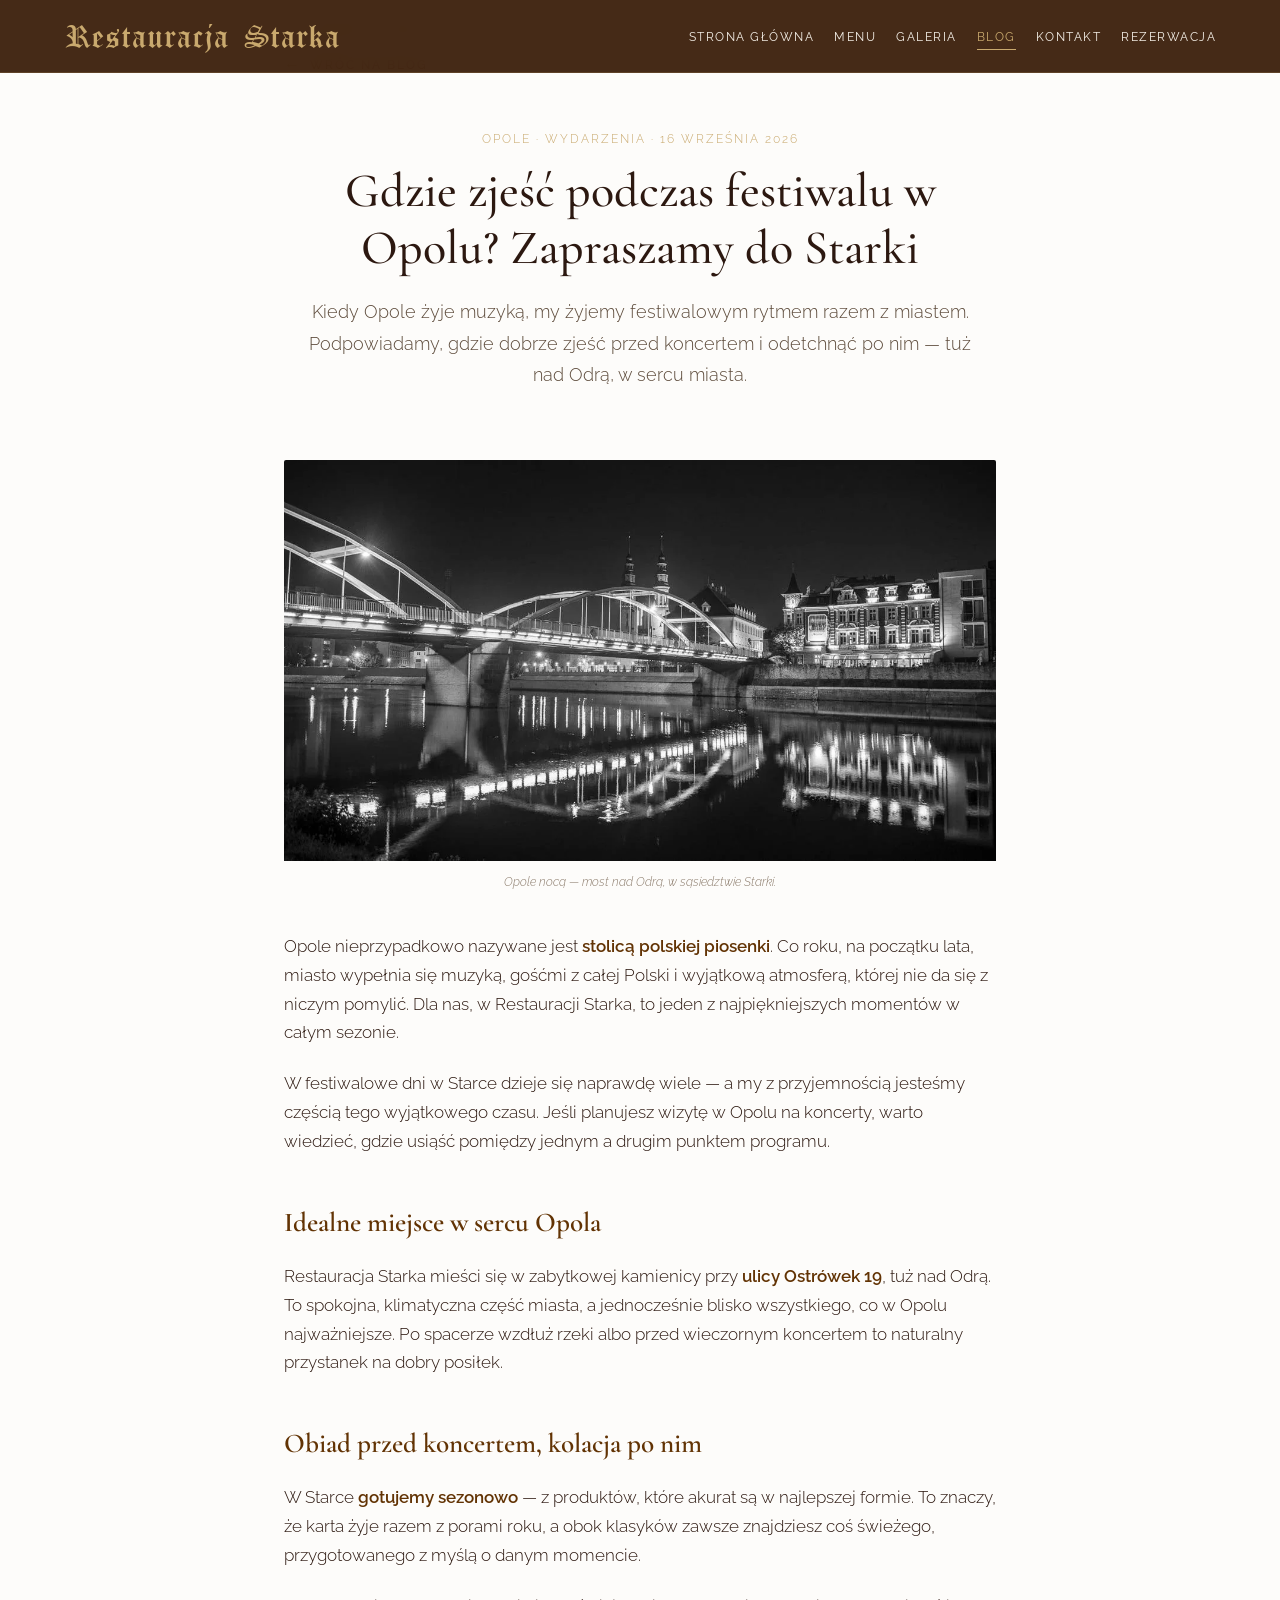
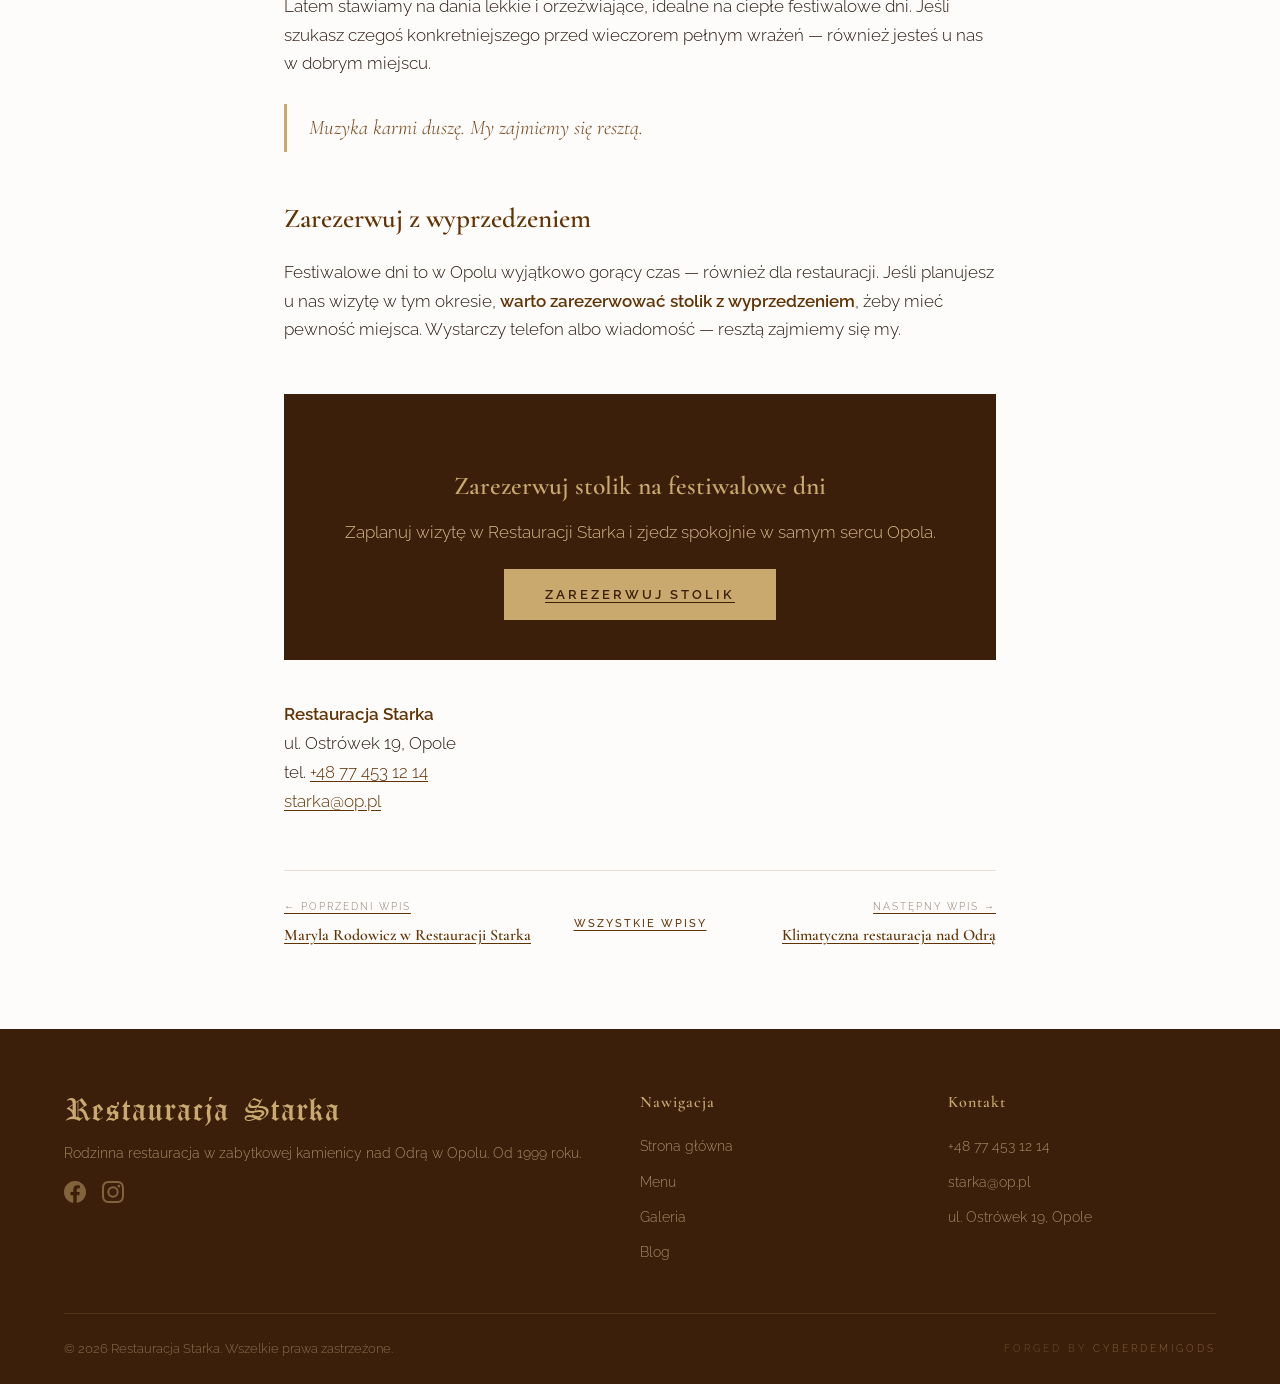
<file: blog/restauracja-podczas-festiwalu-w-opolu.html>
<!DOCTYPE html>
<html lang="pl">
<head>
    <meta charset="UTF-8">
    <meta name="viewport" content="width=device-width, initial-scale=1.0">
    <title>Gdzie zjeść podczas festiwalu w Opolu? Zapraszamy do Starki | Restauracja Starka</title>
    <meta name="description" content="Festiwal w Opolu to wyjątkowy czas w mieście. Sprawdź, gdzie zjeść przed koncertem i po nim — Restauracja Starka nad Odrą, w sercu Opola, zaprasza na sezonowe menu.">
    <link rel="canonical" href="https://restauracjastarka.pl/blog/restauracja-podczas-festiwalu-w-opolu.html">

    <meta property="og:type" content="article">
    <meta property="og:locale" content="pl_PL">
    <meta property="og:site_name" content="Restauracja Starka">
    <meta property="og:title" content="Gdzie zjeść podczas festiwalu w Opolu? Zapraszamy do Starki">
    <meta property="og:description" content="Restauracja Starka nad Odrą — dobre miejsce na obiad i kolację w festiwalowym Opolu.">
    <meta property="og:url" content="https://restauracjastarka.pl/blog/restauracja-podczas-festiwalu-w-opolu.html">
    <meta property="og:image" content="https://restauracjastarka.pl/img/gallery/fb-03.webp">
    <meta property="article:published_time" content="2026-09-16">

    <meta name="twitter:card" content="summary_large_image">
    <meta name="twitter:title" content="Gdzie zjeść podczas festiwalu w Opolu? Zapraszamy do Starki">
    <meta name="twitter:description" content="Restauracja Starka nad Odrą — dobre miejsce na obiad i kolację w festiwalowym Opolu.">
    <meta name="twitter:image" content="https://restauracjastarka.pl/img/gallery/fb-03.webp">

    <link rel="icon" href="../favicon.svg" type="image/svg+xml">
    <link rel="icon" href="../favicon.ico" sizes="32x32">
    <link rel="apple-touch-icon" href="../apple-touch-icon.png">
    <link rel="preconnect" href="https://fonts.googleapis.com">
    <link rel="preconnect" href="https://fonts.gstatic.com" crossorigin>
    <link href="https://fonts.googleapis.com/css2?family=Cormorant+Garamond:ital,wght@0,300;0,400;0,500;0,600;0,700;1,400&family=Raleway:wght@300;400;500;600&display=swap" rel="stylesheet">
    <link rel="stylesheet" href="blog.css">

    <script type="application/ld+json">
    {
      "@context": "https://schema.org",
      "@type": "Article",
      "headline": "Gdzie zjeść podczas festiwalu w Opolu? Zapraszamy do Starki",
      "description": "Restauracja Starka nad Odrą to dobre miejsce na obiad i kolację podczas festiwalu w Opolu.",
      "image": "https://restauracjastarka.pl/img/gallery/fb-03.webp",
      "datePublished": "2026-09-16",
      "dateModified": "2026-09-16",
      "inLanguage": "pl-PL",
      "author": { "@type": "Organization", "name": "Restauracja Starka" },
      "publisher": {
        "@type": "Organization",
        "name": "Restauracja Starka",
        "logo": { "@type": "ImageObject", "url": "https://restauracjastarka.pl/apple-touch-icon.png" }
      },
      "mainEntityOfPage": { "@type": "WebPage", "@id": "https://restauracjastarka.pl/blog/restauracja-podczas-festiwalu-w-opolu.html" }
    }
    </script>
    <script type="application/ld+json">
    {
      "@context": "https://schema.org",
      "@type": "BreadcrumbList",
      "itemListElement": [
        { "@type": "ListItem", "position": 1, "name": "Strona główna", "item": "https://restauracjastarka.pl/" },
        { "@type": "ListItem", "position": 2, "name": "Blog", "item": "https://restauracjastarka.pl/blog/" },
        { "@type": "ListItem", "position": 3, "name": "Restauracja podczas festiwalu w Opolu", "item": "https://restauracjastarka.pl/blog/restauracja-podczas-festiwalu-w-opolu.html" }
      ]
    }
    </script>
</head>
<body>

    <header class="site-header">
        <nav class="nav-inner">
            <a href="../index.html" class="logo">Restauracja Starka</a>
            <ul class="nav-links" id="navLinks">
                <li><a href="../index.html">Strona główna</a></li>
                <li><a href="../index.html#menu-page">Menu</a></li>
                <li><a href="../index.html#galeria">Galeria</a></li>
                <li><a href="index.html" class="active">Blog</a></li>
                <li><a href="../index.html#kontakt">Kontakt</a></li>
                <li><a href="../index.html#rezerwacja">Rezerwacja</a></li>
            </ul>
            <button class="mobile-toggle" onclick="document.getElementById('navLinks').classList.toggle('open')" aria-label="Menu">
                <span></span><span></span><span></span>
            </button>
        </nav>
    </header>

    <main class="blog-main">
        <div class="container-narrow">

            <nav class="breadcrumb">
                <a href="../index.html">Strona główna</a> &nbsp;/&nbsp;
                <a href="index.html">Blog</a> &nbsp;/&nbsp;
                <span>Restauracja podczas festiwalu w Opolu</span>
            </nav>

            <a class="back-top" href="index.html"><span class="arrow">←</span> Wróć na blog</a>

            <div class="article-wrap">
                <header class="article-header">
                    <p class="article-meta">Opole &middot; Wydarzenia &middot; 16 września 2026</p>
                    <h1>Gdzie zjeść podczas festiwalu w Opolu? Zapraszamy do Starki</h1>
                    <p class="article-lead">Kiedy Opole żyje muzyką, my żyjemy festiwalowym rytmem razem z miastem. Podpowiadamy, gdzie dobrze zjeść przed koncertem i odetchnąć po nim — tuż nad Odrą, w sercu miasta.</p>
                </header>

                <figure class="article-cover">
                    <img src="../img/gallery/fb-03.webp" alt="Opole nocą — most nad Odrą w sąsiedztwie Restauracji Starka" width="1200" height="675">
                    <figcaption>Opole nocą — most nad Odrą, w sąsiedztwie Starki.</figcaption>
                </figure>

                <div class="article-body">
                    <p>Opole nieprzypadkowo nazywane jest <strong>stolicą polskiej piosenki</strong>. Co roku, na początku lata, miasto wypełnia się muzyką, gośćmi z całej Polski i wyjątkową atmosferą, której nie da się z niczym pomylić. Dla nas, w Restauracji Starka, to jeden z najpiękniejszych momentów w całym sezonie.</p>

                    <p>W festiwalowe dni w Starce dzieje się naprawdę wiele — a my z przyjemnością jesteśmy częścią tego wyjątkowego czasu. Jeśli planujesz wizytę w Opolu na koncerty, warto wiedzieć, gdzie usiąść pomiędzy jednym a drugim punktem programu.</p>

                    <h2>Idealne miejsce w sercu Opola</h2>
                    <p>Restauracja Starka mieści się w zabytkowej kamienicy przy <strong>ulicy Ostrówek 19</strong>, tuż nad Odrą. To spokojna, klimatyczna część miasta, a jednocześnie blisko wszystkiego, co w Opolu najważniejsze. Po spacerze wzdłuż rzeki albo przed wieczornym koncertem to naturalny przystanek na dobry posiłek.</p>

                    <h2>Obiad przed koncertem, kolacja po nim</h2>
                    <p>W Starce <strong>gotujemy sezonowo</strong> — z produktów, które akurat są w najlepszej formie. To znaczy, że karta żyje razem z porami roku, a obok klasyków zawsze znajdziesz coś świeżego, przygotowanego z myślą o danym momencie.</p>
                    <p>Latem stawiamy na dania lekkie i orzeźwiające, idealne na ciepłe festiwalowe dni. Jeśli szukasz czegoś konkretniejszego przed wieczorem pełnym wrażeń — również jesteś u nas w dobrym miejscu.</p>

                    <blockquote>Muzyka karmi duszę. My zajmiemy się resztą.</blockquote>

                    <h2>Zarezerwuj z wyprzedzeniem</h2>
                    <p>Festiwalowe dni to w Opolu wyjątkowo gorący czas — również dla restauracji. Jeśli planujesz u nas wizytę w tym okresie, <strong>warto zarezerwować stolik z wyprzedzeniem</strong>, żeby mieć pewność miejsca. Wystarczy telefon albo wiadomość — resztą zajmiemy się my.</p>

                    <div class="cta-box">
                        <h3>Zarezerwuj stolik na festiwalowe dni</h3>
                        <p>Zaplanuj wizytę w Restauracji Starka i zjedz spokojnie w samym sercu Opola.</p>
                        <a class="btn" href="../index.html#rezerwacja">Zarezerwuj stolik</a>
                    </div>

                    <p style="margin-top:40px;"><strong>Restauracja Starka</strong><br>
                    ul. Ostrówek 19, Opole<br>
                    tel. <a href="tel:+48774531214">+48 77 453 12 14</a><br>
                    <a href="mailto:starka@op.pl">starka@op.pl</a></p>

                    <nav class="post-nav">
                        <a class="post-nav-prev" href="maryla-rodowicz-w-restauracji-starka.html">
                            <span class="post-nav-label">← Poprzedni wpis</span>
                            <strong>Maryla Rodowicz w Restauracji Starka</strong>
                        </a>
                        <a class="post-nav-all" href="index.html">Wszystkie wpisy</a>
                        <a class="post-nav-next" href="klimatyczna-restauracja-nad-odra-opole.html">
                            <span class="post-nav-label">Następny wpis →</span>
                            <strong>Klimatyczna restauracja nad Odrą</strong>
                        </a>
                    </nav>
                </div>
            </div>

        </div>
    </main>

    <footer class="site-footer">
        <div class="container">
            <div class="footer-grid">
                <div class="footer-brand">
                    <div class="logo">Restauracja Starka</div>
                    <p class="footer-desc">Rodzinna restauracja w zabytkowej kamienicy nad Odrą w Opolu. Od 1999 roku.</p>
                    <div class="footer-social">
                        <a href="https://www.facebook.com/starkaopole" target="_blank" rel="noopener" aria-label="Facebook">
                            <svg width="22" height="22" viewBox="0 0 24 24" fill="currentColor"><path d="M24 12.073c0-6.627-5.373-12-12-12s-12 5.373-12 12c0 5.99 4.388 10.954 10.125 11.854v-8.385H7.078v-3.47h3.047V9.43c0-3.007 1.792-4.669 4.533-4.669 1.312 0 2.686.235 2.686.235v2.953H15.83c-1.491 0-1.956.925-1.956 1.874v2.25h3.328l-.532 3.47h-2.796v8.385C19.612 23.027 24 18.062 24 12.073z"/></svg>
                        </a>
                        <a href="https://www.instagram.com/restauracjastarka/" target="_blank" rel="noopener" aria-label="Instagram">
                            <svg width="22" height="22" viewBox="0 0 24 24" fill="currentColor"><path d="M12 2.163c3.204 0 3.584.012 4.85.07 3.252.148 4.771 1.691 4.919 4.919.058 1.265.069 1.645.069 4.849 0 3.205-.012 3.584-.069 4.849-.149 3.225-1.664 4.771-4.919 4.919-1.266.058-1.644.07-4.85.07-3.204 0-3.584-.012-4.849-.07-3.26-.149-4.771-1.699-4.919-4.92-.058-1.265-.07-1.644-.07-4.849 0-3.204.013-3.583.07-4.849.149-3.227 1.664-4.771 4.919-4.919 1.266-.057 1.645-.069 4.849-.069zM12 0C8.741 0 8.333.014 7.053.072 2.695.272.273 2.69.073 7.052.014 8.333 0 8.741 0 12c0 3.259.014 3.668.072 4.948.2 4.358 2.618 6.78 6.98 6.98C8.333 23.986 8.741 24 12 24c3.259 0 3.668-.014 4.948-.072 4.354-.2 6.782-2.618 6.979-6.98.059-1.28.073-1.689.073-4.948 0-3.259-.014-3.667-.072-4.947-.196-4.354-2.617-6.78-6.979-6.98C15.668.014 15.259 0 12 0zm0 5.838a6.162 6.162 0 100 12.324 6.162 6.162 0 000-12.324zM12 16a4 4 0 110-8 4 4 0 010 8zm6.406-11.845a1.44 1.44 0 100 2.881 1.44 1.44 0 000-2.881z"/></svg>
                        </a>
                    </div>
                </div>
                <div>
                    <h4 class="footer-heading">Nawigacja</h4>
                    <ul class="footer-links">
                        <li><a href="../index.html">Strona główna</a></li>
                        <li><a href="../index.html#menu-page">Menu</a></li>
                        <li><a href="../index.html#galeria">Galeria</a></li>
                        <li><a href="index.html">Blog</a></li>
                    </ul>
                </div>
                <div>
                    <h4 class="footer-heading">Kontakt</h4>
                    <ul class="footer-links">
                        <li><a href="tel:+48774531214">+48 77 453 12 14</a></li>
                        <li><a href="mailto:starka@op.pl">starka@op.pl</a></li>
                        <li><a href="../index.html#kontakt">ul. Ostrówek 19, Opole</a></li>
                    </ul>
                </div>
            </div>
            <div class="footer-bottom">
                <span class="footer-copy">&copy; 2026 Restauracja Starka. Wszelkie prawa zastrzeżone.</span>
                <span class="footer-forged">Forged by <a href="https://cyberdemigods.com" target="_blank" rel="noopener">CyberDemigods</a></span>
            </div>
        </div>
    </footer>

    <button class="scroll-top" id="scrollTop" onclick="window.scrollTo({top:0,behavior:'smooth'})" aria-label="Przewiń do góry">&#8593;</button>
    <script>
        var st = document.getElementById('scrollTop');
        window.addEventListener('scroll', function() {
            if (window.scrollY > 400) st.classList.add('visible'); else st.classList.remove('visible');
        });
    </script>
</body>
</html>
</file>
<file: blog/blog.css>
/* ======================================
   BLOG - Restauracja Starka
   Współdzielone style, spójne z index.html
   ====================================== */

@font-face {
    font-family: 'Old English Five';
    src: url('../fonts/OldEnglishFive.woff2') format('woff2'),
         url('../fonts/OldEnglishFive.woff') format('woff');
    font-weight: normal;
    font-style: normal;
    font-display: swap;
}

:root {
    --brown-dark: #3B1F0B;
    --brown: #623304;
    --brown-medium: #7A4A1E;
    --brown-light: #A67C52;
    --gold: #C9A96E;
    --gold-light: #D4BA8A;
    --cream: #F5F0E8;
    --cream-dark: #E8DFD0;
    --white: #FDFCFA;
    --text: #2C1810;
    --text-light: #5C4A3A;
    --text-muted: #8B7B6B;
    --overlay: rgba(59, 31, 11, 0.6);
    --font-heading: 'Cormorant Garamond', Georgia, 'Times New Roman', serif;
    --font-body: 'Raleway', 'Segoe UI', Arial, sans-serif;
}

* { margin: 0; padding: 0; box-sizing: border-box; }

body {
    font-family: var(--font-body);
    font-weight: 300;
    color: var(--text);
    background: var(--white);
    line-height: 1.7;
    font-size: 16px;
    /* sticky footer */
    display: flex;
    flex-direction: column;
    min-height: 100vh;
    overflow-x: clip;
}

img { max-width: 100%; height: auto; display: block; }
a { color: var(--brown); text-decoration: none; transition: color 0.3s; }
a:hover { color: var(--gold); }

.container { max-width: 1200px; margin: 0 auto; padding: 0 24px; }
.container-narrow { max-width: 760px; margin: 0 auto; padding: 0 24px; }

/* ======================================
   HEADER / NAV  (spójny z index.html)
   ====================================== */
.site-header {
    position: fixed;
    top: 0; left: 0; right: 0;
    z-index: 1000;
    background: rgba(59, 31, 11, 0.95);
    backdrop-filter: blur(10px);
    border-bottom: 1px solid rgba(201, 169, 110, 0.2);
    transition: background 0.4s;
}
.nav-inner {
    display: flex;
    align-items: center;
    justify-content: space-between;
    height: 72px;
    max-width: 1200px;
    margin: 0 auto;
    padding: 0 24px;
}
.logo {
    font-family: 'Old English Five', var(--font-heading);
    font-size: 1.5rem;
    font-weight: 400;
    color: var(--gold);
    letter-spacing: 1px;
    white-space: nowrap;
    flex-shrink: 0;
}
.nav-links { display: flex; gap: 20px; list-style: none; align-items: center; }
.nav-links a {
    font-size: 0.72rem;
    font-weight: 400;
    letter-spacing: 1.5px;
    text-transform: uppercase;
    white-space: nowrap;
    color: var(--cream);
    position: relative;
    padding: 4px 0;
}
.nav-links a::after {
    content: '';
    position: absolute;
    bottom: -2px; left: 0;
    width: 0; height: 1px;
    background: var(--gold);
    transition: width 0.3s;
}
.nav-links a:hover, .nav-links a.active { color: var(--gold); }
.nav-links a:hover::after, .nav-links a.active::after { width: 100%; }

.mobile-toggle {
    display: none;
    background: none; border: none;
    cursor: pointer; padding: 8px;
}
.mobile-toggle span {
    display: block;
    width: 24px; height: 2px;
    background: var(--gold);
    margin: 5px 0;
    transition: 0.3s;
}

/* ======================================
   BUTTON
   ====================================== */
.btn {
    display: inline-block;
    padding: 14px 40px;
    font-family: var(--font-body);
    font-size: 0.8rem;
    font-weight: 500;
    letter-spacing: 3px;
    text-transform: uppercase;
    border: 1px solid var(--gold);
    color: var(--gold);
    background: transparent;
    cursor: pointer;
    transition: all 0.4s;
}
.btn:hover { background: var(--gold); color: var(--brown-dark); }
.btn-filled { background: var(--gold); color: var(--brown-dark); }
.btn-filled:hover { background: var(--gold-light); color: var(--brown-dark); }

/* ======================================
   MAIN wrapper (sticky footer)
   ====================================== */
.blog-main { flex: 1 0 auto; }

/* ======================================
   BLOG HERO / HEADER
   ====================================== */
.blog-hero {
    padding: 140px 0 60px;
    background: linear-gradient(rgba(59,31,11,0.72), rgba(59,31,11,0.82)), var(--brown-dark);
    background-size: cover;
    background-position: center;
    text-align: center;
    color: var(--cream);
}
.blog-hero .section-label {
    font-size: 0.7rem;
    font-weight: 500;
    letter-spacing: 5px;
    text-transform: uppercase;
    color: var(--gold);
    margin-bottom: 14px;
}
.blog-hero h1 {
    font-family: var(--font-heading);
    font-weight: 500;
    font-size: clamp(2rem, 5vw, 3.2rem);
    line-height: 1.15;
    color: var(--white);
    max-width: 900px;
    margin: 0 auto;
}
.blog-hero p {
    max-width: 640px;
    margin: 18px auto 0;
    color: var(--gold-light);
    font-size: 1.05rem;
}
.section-divider {
    width: 60px; height: 2px;
    background: var(--gold);
    margin: 22px auto;
}

/* ======================================
   BREADCRUMB
   ====================================== */
.breadcrumb {
    font-size: 0.78rem;
    letter-spacing: 0.5px;
    color: var(--text-muted);
    padding: 18px 0 0;
}
.breadcrumb a { color: var(--brown-medium); }
.breadcrumb a:hover { color: var(--gold); }
.breadcrumb span { color: var(--text-muted); }

/* ======================================
   BLOG INDEX - CARD GRID
   ====================================== */
.blog-grid {
    display: grid;
    grid-template-columns: repeat(auto-fill, minmax(320px, 1fr));
    gap: 32px;
    padding: 64px 0 90px;
}
.post-card {
    display: flex;
    flex-direction: column;
    background: var(--white);
    border: 1px solid var(--cream-dark);
    overflow: hidden;
    transition: transform 0.35s, box-shadow 0.35s;
}
.post-card:hover {
    transform: translateY(-4px);
    box-shadow: 0 18px 40px rgba(59, 31, 11, 0.12);
}
.post-card-media {
    aspect-ratio: 16 / 10;
    overflow: hidden;
    background: var(--cream-dark);
}
.post-card-media img {
    width: 100%; height: 100%;
    object-fit: cover;
    transition: transform 0.5s;
}
.post-card:hover .post-card-media img { transform: scale(1.05); }
.post-card-body { padding: 26px 26px 30px; display: flex; flex-direction: column; flex: 1; }
.post-card-meta {
    font-size: 0.68rem;
    letter-spacing: 2px;
    text-transform: uppercase;
    color: var(--gold);
    margin-bottom: 10px;
}
.post-card h2 {
    font-family: var(--font-heading);
    font-weight: 600;
    font-size: 1.5rem;
    line-height: 1.25;
    color: var(--text);
    margin-bottom: 12px;
}
.post-card p { font-size: 0.92rem; color: var(--text-light); flex: 1; }
.post-card-link {
    margin-top: 18px;
    font-size: 0.72rem;
    letter-spacing: 2px;
    text-transform: uppercase;
    color: var(--brown);
    font-weight: 500;
}
.post-card:hover .post-card-link { color: var(--gold); }

/* ======================================
   ARTICLE
   ====================================== */
.article-wrap { padding: 40px 0 80px; }
.article-header { text-align: center; padding: 10px 0 30px; }
.article-meta {
    font-size: 0.72rem;
    letter-spacing: 2px;
    text-transform: uppercase;
    color: var(--gold);
    margin-bottom: 14px;
}
.article-header h1 {
    font-family: var(--font-heading);
    font-weight: 500;
    font-size: clamp(1.9rem, 4.5vw, 3rem);
    line-height: 1.18;
    color: var(--text);
    max-width: 820px;
    margin: 0 auto;
}
.article-lead {
    font-size: 1.15rem;
    color: var(--text-light);
    max-width: 680px;
    margin: 20px auto 0;
}
.article-cover {
    margin: 40px 0;
    border-radius: 2px;
    overflow: hidden;
}
.article-cover img { width: 100%; object-fit: cover; }
.article-cover figcaption {
    font-size: 0.78rem;
    color: var(--text-muted);
    text-align: center;
    padding: 10px 0 0;
    font-style: italic;
}

.article-body { font-size: 1.06rem; color: var(--text); }
.article-body p { margin-bottom: 22px; }
.article-body h2 {
    font-family: var(--font-heading);
    font-weight: 600;
    font-size: 1.7rem;
    color: var(--brown);
    margin: 44px 0 16px;
}
.article-body h3 {
    font-family: var(--font-heading);
    font-weight: 600;
    font-size: 1.3rem;
    color: var(--brown-medium);
    margin: 30px 0 12px;
}
.article-body ul, .article-body ol { margin: 0 0 22px 22px; }
.article-body li { margin-bottom: 8px; }
.article-body a { color: var(--brown); text-decoration: underline; text-underline-offset: 3px; }
.article-body a:hover { color: var(--gold); }
.article-body blockquote {
    border-left: 3px solid var(--gold);
    padding: 6px 0 6px 22px;
    margin: 26px 0;
    font-family: var(--font-heading);
    font-style: italic;
    font-size: 1.3rem;
    color: var(--brown-medium);
}
.article-body strong { font-weight: 600; color: var(--brown); }

/* CTA box */
.cta-box {
    margin: 50px 0 10px;
    padding: 40px;
    background: var(--brown-dark);
    color: var(--cream);
    text-align: center;
}
.cta-box h3 {
    font-family: var(--font-heading);
    color: var(--gold);
    font-size: 1.6rem;
    margin-bottom: 10px;
}
.cta-box p { color: var(--gold-light); margin-bottom: 22px; }
/* CTA = przycisk wypelniony (mocny kontrast) */
.cta-box .btn {
    background: var(--gold);
    color: var(--brown-dark);
    border-color: var(--gold);
    font-weight: 600;
}
.cta-box .btn:hover {
    background: var(--gold-light);
    color: var(--brown-dark);
    border-color: var(--gold-light);
}

/* Powrot (strzalka wstecz) na gorze strony */
.back-top {
    display: inline-flex;
    align-items: center;
    gap: 8px;
    margin: 16px 0 4px;
    font-size: 0.75rem;
    letter-spacing: 2px;
    text-transform: uppercase;
    font-weight: 500;
    color: var(--brown-medium);
}
.back-top:hover { color: var(--gold); }
.back-top .arrow { font-size: 1rem; line-height: 1; }

/* Back link */
.article-back {
    display: inline-block;
    margin-top: 50px;
    font-size: 0.75rem;
    letter-spacing: 2px;
    text-transform: uppercase;
    color: var(--brown-medium);
}
.article-back:hover { color: var(--gold); }

/* Nawigacja miedzy wpisami (poprzedni / nastepny) */
.post-nav {
    display: grid;
    grid-template-columns: 1fr auto 1fr;
    gap: 20px;
    align-items: start;
    margin-top: 54px;
    padding-top: 28px;
    border-top: 1px solid var(--cream-dark);
}
.post-nav-prev { text-align: left; grid-column: 1; }
.post-nav-next { text-align: right; grid-column: 3; }
.post-nav-all {
    grid-column: 2;
    align-self: center;
    font-size: 0.68rem;
    letter-spacing: 2px;
    text-transform: uppercase;
    font-weight: 500;
    color: var(--brown-medium);
    white-space: nowrap;
}
.post-nav-all:hover { color: var(--gold); }
.post-nav-label {
    display: block;
    font-size: 0.62rem;
    letter-spacing: 2px;
    text-transform: uppercase;
    color: var(--text-muted);
    margin-bottom: 5px;
}
.post-nav a strong {
    font-family: var(--font-heading);
    font-weight: 600;
    color: var(--brown);
    font-size: 1rem;
    line-height: 1.2;
}
.post-nav a:hover strong { color: var(--gold); }

@media (max-width: 620px) {
    .post-nav { grid-template-columns: 1fr 1fr; }
    .post-nav-all { grid-column: 1 / -1; order: 3; text-align: center; margin-top: 8px; }
    .post-nav-prev { grid-column: 1; }
    .post-nav-next { grid-column: 2; }
}

/* ======================================
   FOOTER  (spójny z index.html)
   ====================================== */
.site-footer {
    background: var(--brown-dark);
    color: var(--cream);
    padding: 60px 0 0;
    flex-shrink: 0;
}
.footer-grid {
    display: grid;
    grid-template-columns: 2fr 1fr 1fr;
    gap: 40px;
    padding-bottom: 40px;
    border-bottom: 1px solid rgba(201, 169, 110, 0.15);
}
.footer-brand .logo { font-size: 1.5rem; margin-bottom: 12px; }
.footer-desc { font-size: 0.85rem; color: var(--gold-light); opacity: 0.7; line-height: 1.7; }
.footer-heading {
    font-family: var(--font-heading);
    font-size: 1rem; font-weight: 600;
    color: var(--gold); margin-bottom: 16px; letter-spacing: 1px;
}
.footer-links { list-style: none; }
.footer-links li { margin-bottom: 8px; }
.footer-links a { font-size: 0.85rem; color: var(--gold-light); opacity: 0.7; transition: opacity 0.3s; }
.footer-links a:hover { opacity: 1; color: var(--gold); }
.footer-social { display: flex; gap: 16px; margin-top: 16px; }
.footer-social a { color: rgba(201, 169, 110, 0.5); transition: color 0.3s, transform 0.3s; display: flex; align-items: center; }
.footer-social a:hover { color: var(--gold); transform: scale(1.15); }
.footer-bottom {
    padding: 24px 0;
    display: flex; justify-content: space-between; align-items: center;
    flex-wrap: wrap; gap: 12px;
}
.footer-copy { font-size: 0.8rem; color: var(--gold-light); opacity: 0.5; }
.footer-forged { font-size: 0.6rem; letter-spacing: 3px; text-transform: uppercase; color: rgba(201, 169, 110, 0.35); }
.footer-forged a { color: rgba(201, 169, 110, 0.5); transition: color 0.3s; }
.footer-forged a:hover { color: var(--gold); }

/* ======================================
   SCROLL TO TOP
   ====================================== */
.scroll-top {
    position: fixed;
    bottom: 28px; right: 28px;
    width: 46px; height: 46px;
    border: 1px solid var(--gold);
    background: rgba(59, 31, 11, 0.9);
    color: var(--gold);
    font-size: 1.1rem;
    cursor: pointer;
    opacity: 0;
    visibility: hidden;
    transition: opacity 0.3s, visibility 0.3s;
    z-index: 900;
}
.scroll-top.visible { opacity: 1; visibility: visible; }
.scroll-top:hover { background: var(--gold); color: var(--brown-dark); }

/* ======================================
   RESPONSIVE
   ====================================== */
@media (max-width: 860px) {
    .footer-grid { grid-template-columns: 1fr 1fr; }
}
@media (max-width: 720px) {
    .nav-links {
        display: none;
        position: absolute;
        top: 72px; left: 0; right: 0;
        flex-direction: column;
        background: rgba(59, 31, 11, 0.98);
        padding: 20px 24px;
        gap: 18px;
        border-bottom: 1px solid rgba(201, 169, 110, 0.2);
    }
    .nav-links.open { display: flex; }
    .mobile-toggle { display: block; }
    .footer-grid { grid-template-columns: 1fr; gap: 28px; }
    .blog-grid { padding: 44px 0 60px; }
}
</file>
